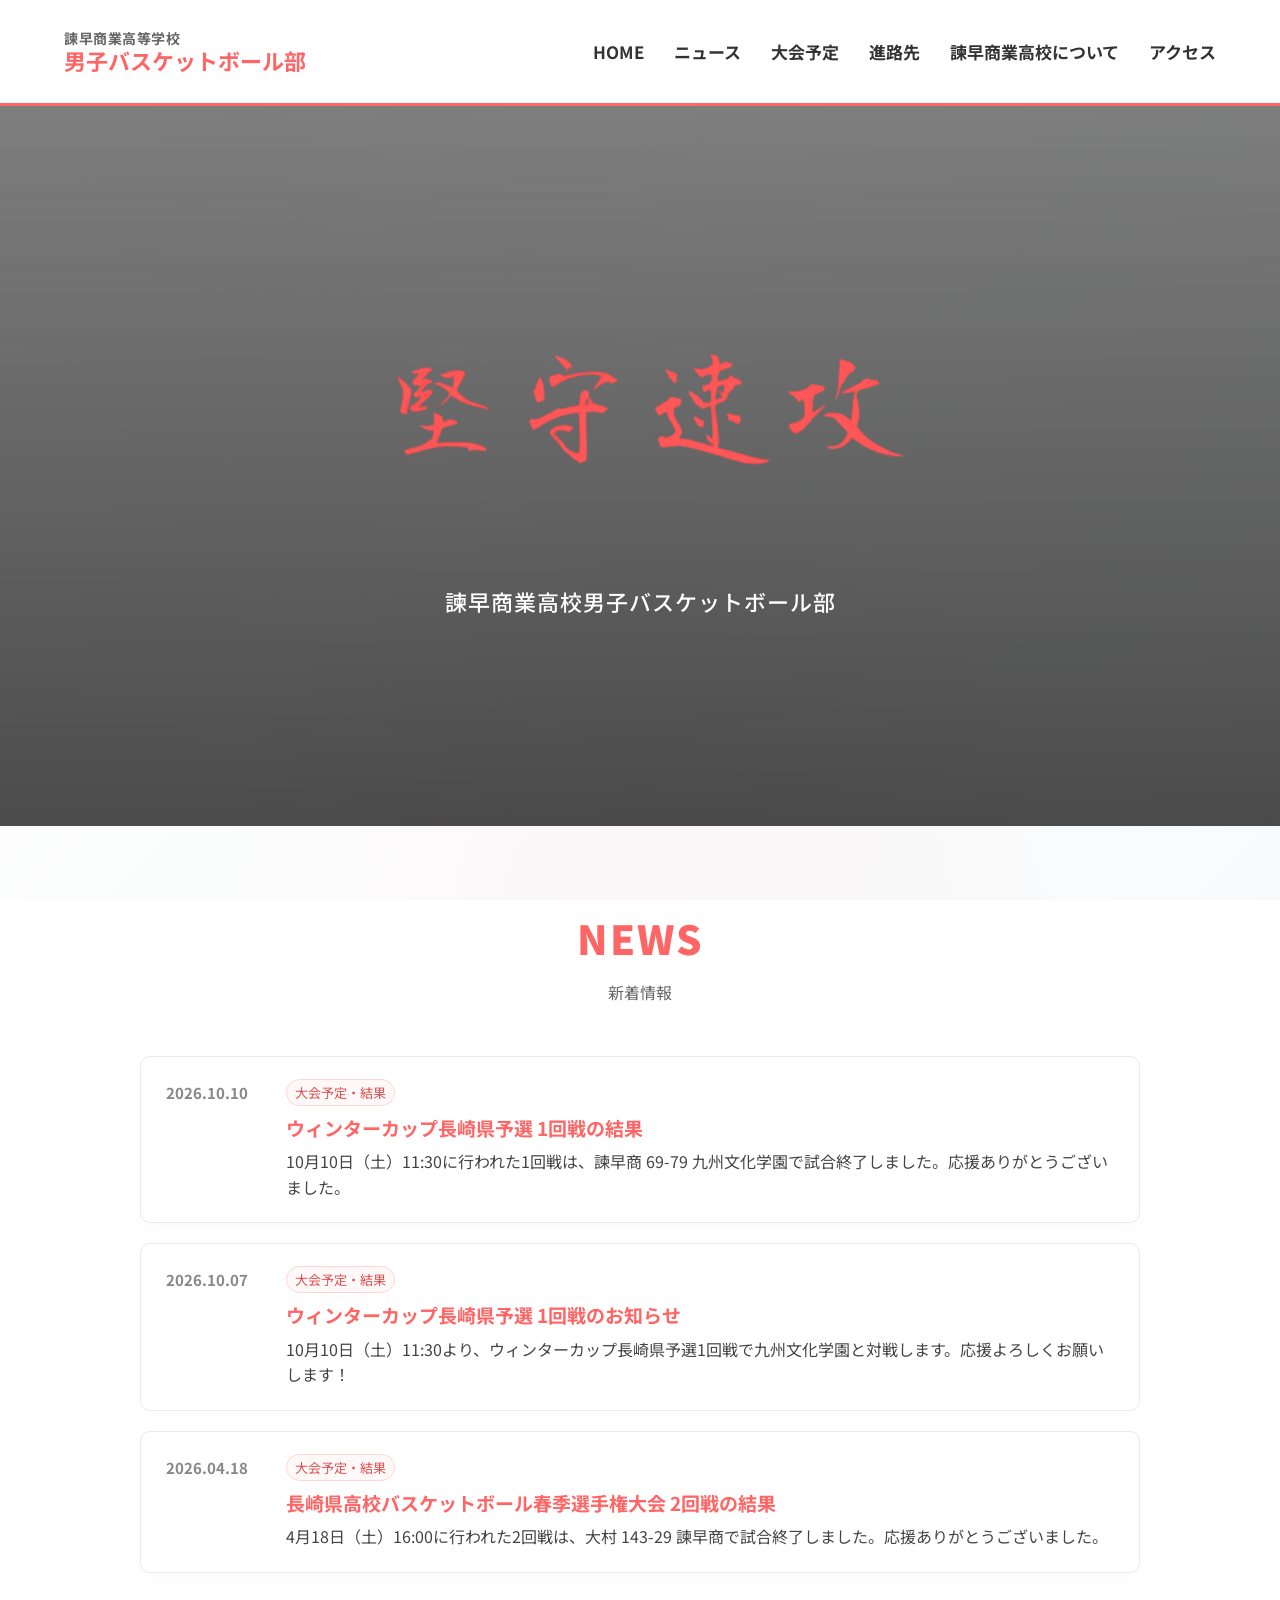
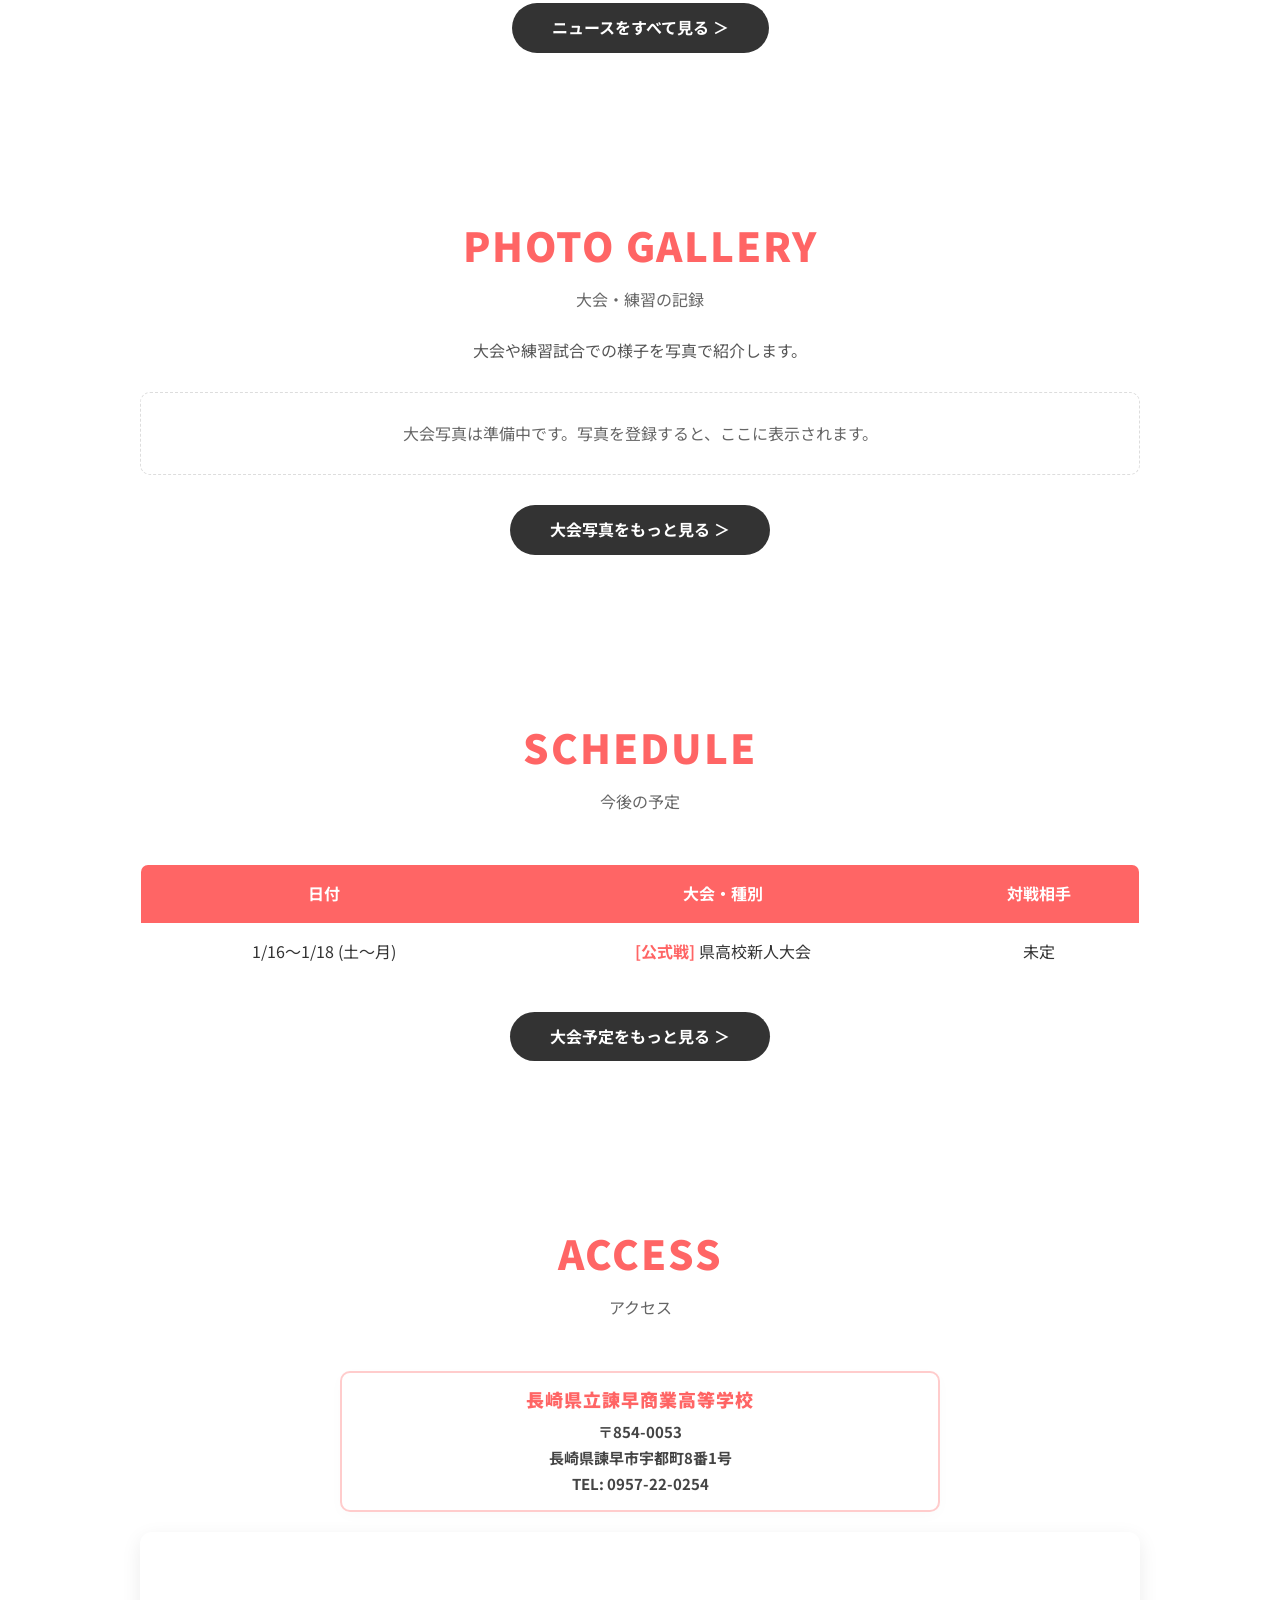
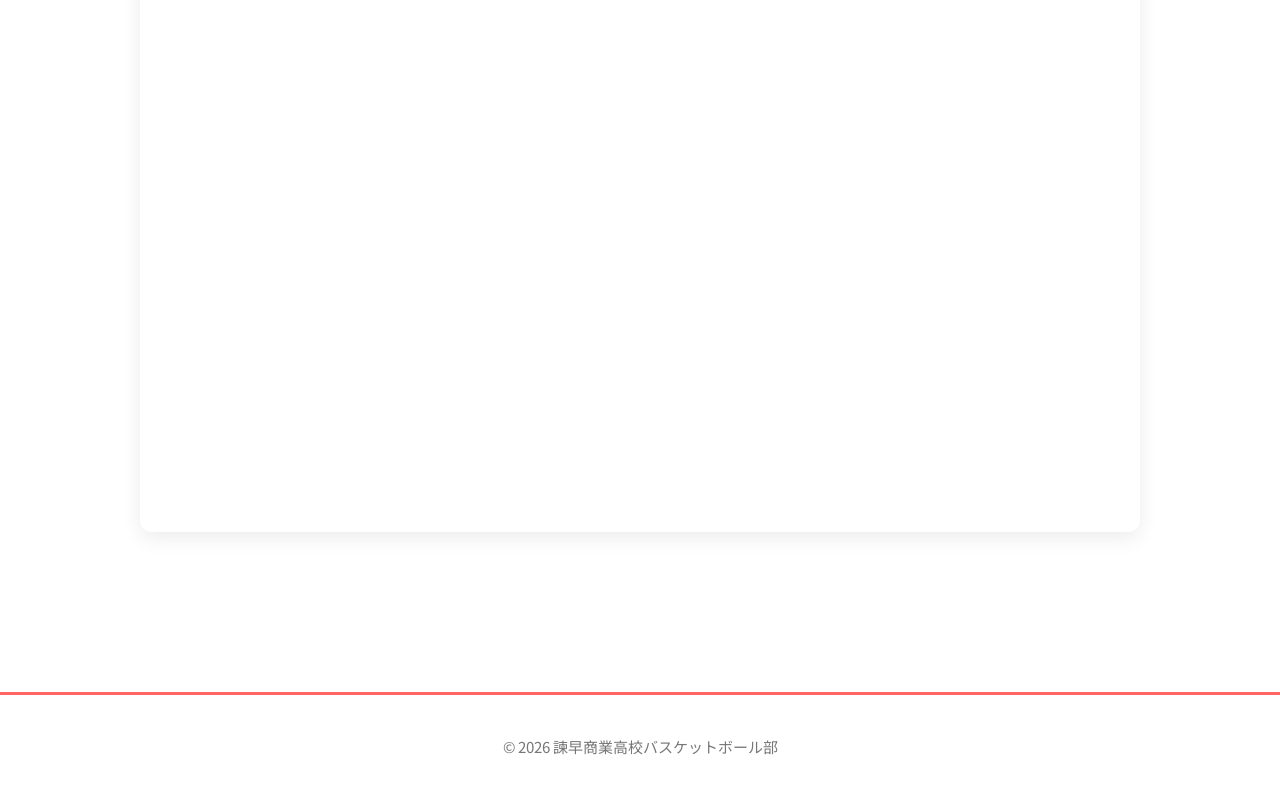
<file: index.html>
<!DOCTYPE html>
<html lang="ja">
<head>
  <meta charset="UTF-8" />
  <meta name="viewport" content="width=device-width, initial-scale=1.0"/>

  <title>長崎県立諫早商業高校バスケットボール部【公式サイト】</title>

  <meta name="description" content="長崎県立諫早商業高等学校バスケットボール部の公式サイトです。チームの活動紹介、試合結果、練習日程、新入部員・体験入部案内などを発信しています。">

  <link rel="canonical" href="https://kanshobaske.github.io/">

  <meta property="og:title" content="長崎県立諫早商業高校バスケットボール部【公式サイト】">
  <meta property="og:description" content="諫早商業高校バスケットボール部の活動情報、試合結果、チーム紹介などを発信中！">
  <meta property="og:url" content="https://kanshobaske.github.io/">
  <meta property="og:site_name" content="諫早商業高校バスケットボール部">
  <meta property="og:type" content="website">
  <!-- <meta property="og:image" content="https://kanshobaske.github.io/images/ogp.jpg"> -->
  <meta name="twitter:card" content="summary_large_image">

  <link rel="preconnect" href="https://fonts.googleapis.com">
  <link rel="preconnect" href="https://fonts.gstatic.com" crossorigin>
  <link href="https://fonts.googleapis.com/css2?family=Noto+Sans+JP:wght@700;900&display=swap" rel="stylesheet">

  <link rel="stylesheet" href="style.css">
  <link rel="stylesheet" href="news-gallery.css">
</head>
<body>

<!-- ホーム：新着ニュース、大会写真、今後の予定、学校へのアクセスをまとめています。 -->

  <!-- 共通ヘッダー：サイト名のロゴと各ページへのリンクです。 -->
  <header>
    <a href="index.html" class="logo-link" aria-label="ホームへ戻る">
      <div class="logo">
        <span class="school-name">諫早商業高等学校</span>
        <span class="club-name">男子バスケットボール部</span>
      </div>
    </a>
    
    <nav>
      <a href="index.html">HOME</a>
      <a href="news.html">ニュース</a>
      <a href="basketballschedule.html">大会予定</a>
      <a href="sinrosaki.html">進路先</a>
      <a href="isahayashougyounituite.html">諫早商業高校について</a>
      <a href="#access">アクセス</a>
    </nav>
  </header>

<!-- メインビジュアル：部活動名とチームロゴを表示します。 -->
<section class="hero">
    <div class="hero-content">
      <h1><img src="img/kenshu.png" alt="堅守速攻" class="hero-logo"></h1>
      <div class="hero-text">
        <p>諫早商業高校男子バスケットボール部</p>
      </div>
    </div>
</section>

<!-- 新着ニュース：news-data.js の最新3件を表示します。 -->
<section aria-labelledby="news-heading">
  <h2 class="section-title" id="news-heading">NEWS</h2>
  <p class="sub-title">新着情報</p>
  <div class="news-container" id="top-news-list" aria-live="polite">
    <p class="loading-message">ニュースを読み込んでいます…</p>
  </div>
  <div class="more-link-wrap">
    <a href="news.html" class="more-btn">ニュースをすべて見る ＞</a>
  </div>
</section>

<!-- 写真プレビュー：gallery-data.js の先頭3件を表示します。 -->
<section aria-labelledby="gallery-heading" id="photo-gallery-preview">
  <h2 class="section-title" id="gallery-heading">PHOTO GALLERY</h2>
  <p class="sub-title">大会・練習の記録</p>
  <p class="gallery-intro">大会や練習試合での様子を写真で紹介します。</p>
  <div class="gallery-grid home-gallery-grid" id="top-gallery-list" aria-live="polite">
    <p class="loading-message">写真を読み込んでいます…</p>
  </div>
  <div class="more-link-wrap">
    <a href="gallery.html" class="more-btn">大会写真をもっと見る ＞</a>
  </div>
</section>

<!-- ニュースは news-data.js の固定記事、ホームの予定表は schedule-data.js を使います。 -->
<script>document.write('<script src="news-data.js?v=' + Date.now() + '"><\/script>');</script>
<script>document.write('<script src="schedule-data.js?v=' + Date.now() + '"><\/script>');</script>
<script src="news-renderer.js?v=20261020"></script>

<!-- 写真の元データを読み込み、gallery-renderer.js で表示します。 -->
<script>document.write('<script src="gallery-data.js?v=' + Date.now() + '"><\/script>');</script>
<script src="gallery-renderer.js"></script>


<!-- 大会予定：schedule-data.js から今日以降の予定を表に表示します。 -->
<section>
    <h2 class="section-title">SCHEDULE</h2>
    <p class="sub-title">今後の予定</p>

    <div class="schedule-table-wrapper">
      <table class="schedule-table">
        <thead>
          <tr>
            <th>日付</th>
            <th>大会・種別</th>
            <th>対戦相手</th>
          </tr>
        </thead>
        <tbody id="top-schedule-list">
          </tbody>
      </table>
    </div>

    <!-- ▼▼▼ ここに「もっと見る」ボタンを追加しました ▼▼▼ -->
    <div class="more-link-wrap">
      <a href="basketballschedule.html" class="more-btn">大会予定をもっと見る ＞</a>
    </div>
    <!-- ▲▲▲▲▲▲▲▲▲▲▲▲▲▲▲▲▲▲▲▲▲▲▲▲▲▲▲▲▲▲ -->
</section>

<!-- schedule-data.js は上部で読み込み済みです。 -->
<script>
  // ホームの簡易予定表を作ります。日付が不正な項目は表示対象から除外します。
  // 今後の予定のみを表示し、データに問題があってもページ全体が停止しないようにします。
  (function () {
    const tableBody = document.getElementById("top-schedule-list");
    if (!tableBody) return;

    function showMessage(message) {
      const row = document.createElement("tr");
      const cell = document.createElement("td");
      cell.colSpan = 3;
      cell.textContent = message;
      row.appendChild(cell);
      tableBody.appendChild(row);
    }

    if (typeof scheduleData === "undefined" || !Array.isArray(scheduleData)) {
      showMessage("予定を読み込めませんでした。時間をおいて再度ご確認ください。");
      return;
    }

    const today = new Date();
    today.setHours(0, 0, 0, 0);
    const upcoming = scheduleData.filter(function (item) {
      const normalized = String(item.fullDate || "").replace(/\./g, "-");
      if (!/^\d{4}-\d{2}-\d{2}$/.test(normalized)) return false;
      const eventDate = new Date(normalized + "T00:00:00");
      return !Number.isNaN(eventDate.getTime()) && eventDate >= today;
    }).sort(function (a, b) {
      return String(b.fullDate || "").localeCompare(String(a.fullDate || ""));
    });

    if (upcoming.length === 0) {
      showMessage("現在、掲載中の今後の予定はありません。");
      return;
    }

    upcoming.forEach(function (item) {
      const row = document.createElement("tr");
      const dateCell = document.createElement("td");
      const titleCell = document.createElement("td");
      const opponentCell = document.createElement("td");
      const badge = document.createElement("span");

      dateCell.textContent = [item.date, item.dayOfWeek ? "(" + item.dayOfWeek + ")" : ""].filter(Boolean).join(" ");
      badge.className = "schedule-inline-badge " + (item.badgeType === "official-game" ? "official" : "practice");
      badge.textContent = "[" + (item.badgeName || "予定") + "]";
      titleCell.appendChild(badge);
      titleCell.appendChild(document.createTextNode(" " + (item.title || "詳細未定")));
      opponentCell.textContent = item.opponent || "未定";
      row.append(dateCell, titleCell, opponentCell);
      tableBody.appendChild(row);
    });
  })();
</script>

<!-- アクセス：学校の住所・電話番号と地図を表示します。 -->
<section id="access">
    <h2 class="section-title">ACCESS</h2>
    <p class="sub-title">アクセス</p>

    <div class="address-box">
      <h3>長崎県立諫早商業高等学校</h3>
      <p class="zip">〒854-0053</p>
      <p class="address">長崎県諫早市宇都町8番1号</p>
      <p class="tel">TEL: 0957-22-0254</p>
    </div>

    <div class="map-wrap">
      <iframe src="https://www.google.com/maps/embed?pb=!1m18!1m12!1m3!1d1675.9515657034412!2d130.0395649679837!3d32.84781639469504!2m3!1f0!2f0!3f0!3m2!1i1024!2i768!4f13.1!3m3!1m2!1s0x3540033435775e51%3A0xff0b2122ed82999e!2z6ZW35bSO55yM56uL6Kur5pep5ZWG5qWt6auY562J5a2m5qCh!5e0!3m2!1sja!2sjp!4v1784007157458!5m2!1sja!2sjp" width="1000" height="600" style="border:0;" allowfullscreen="" loading="lazy" referrerpolicy="strict-origin-when-cross-origin"></iframe>
    </div>
</section>

<footer>
    <p>© 2026 諫早商業高校バスケットボール部</p>
</footer>

</body>
</html>
</file>
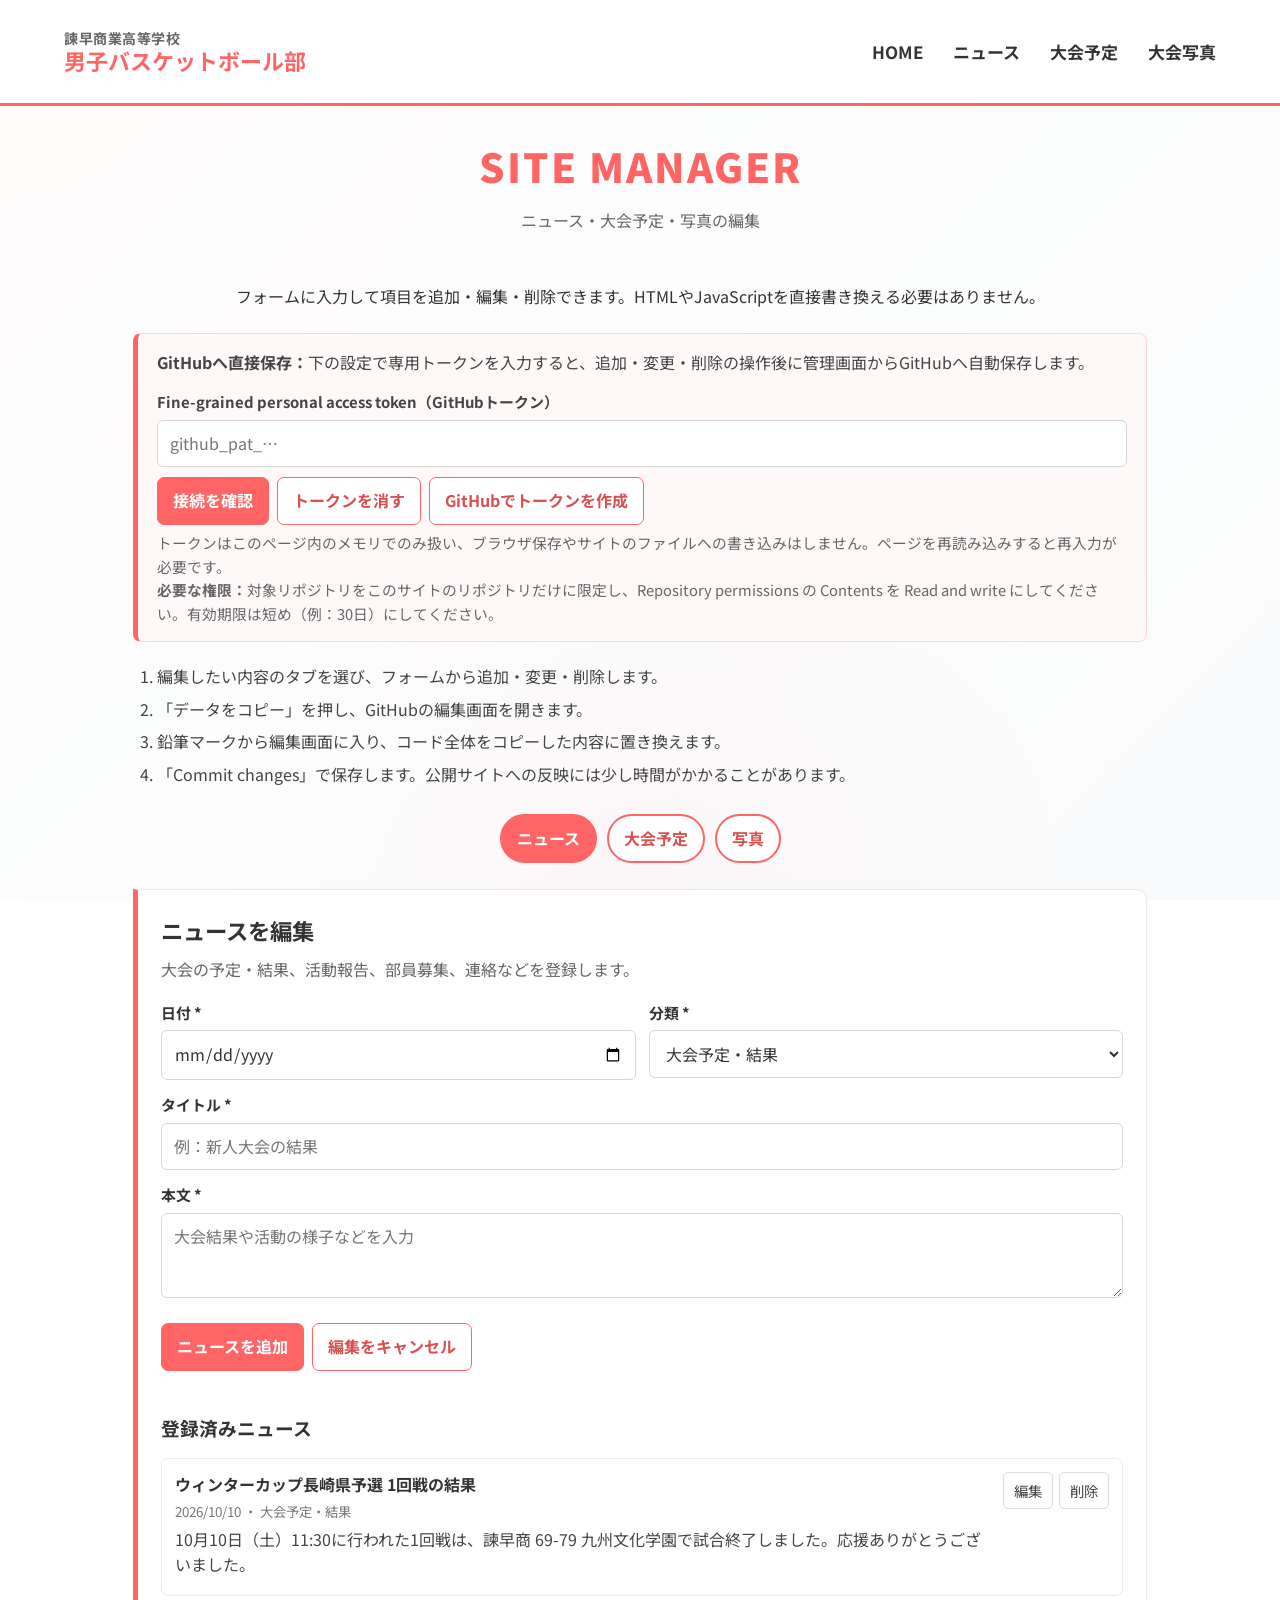
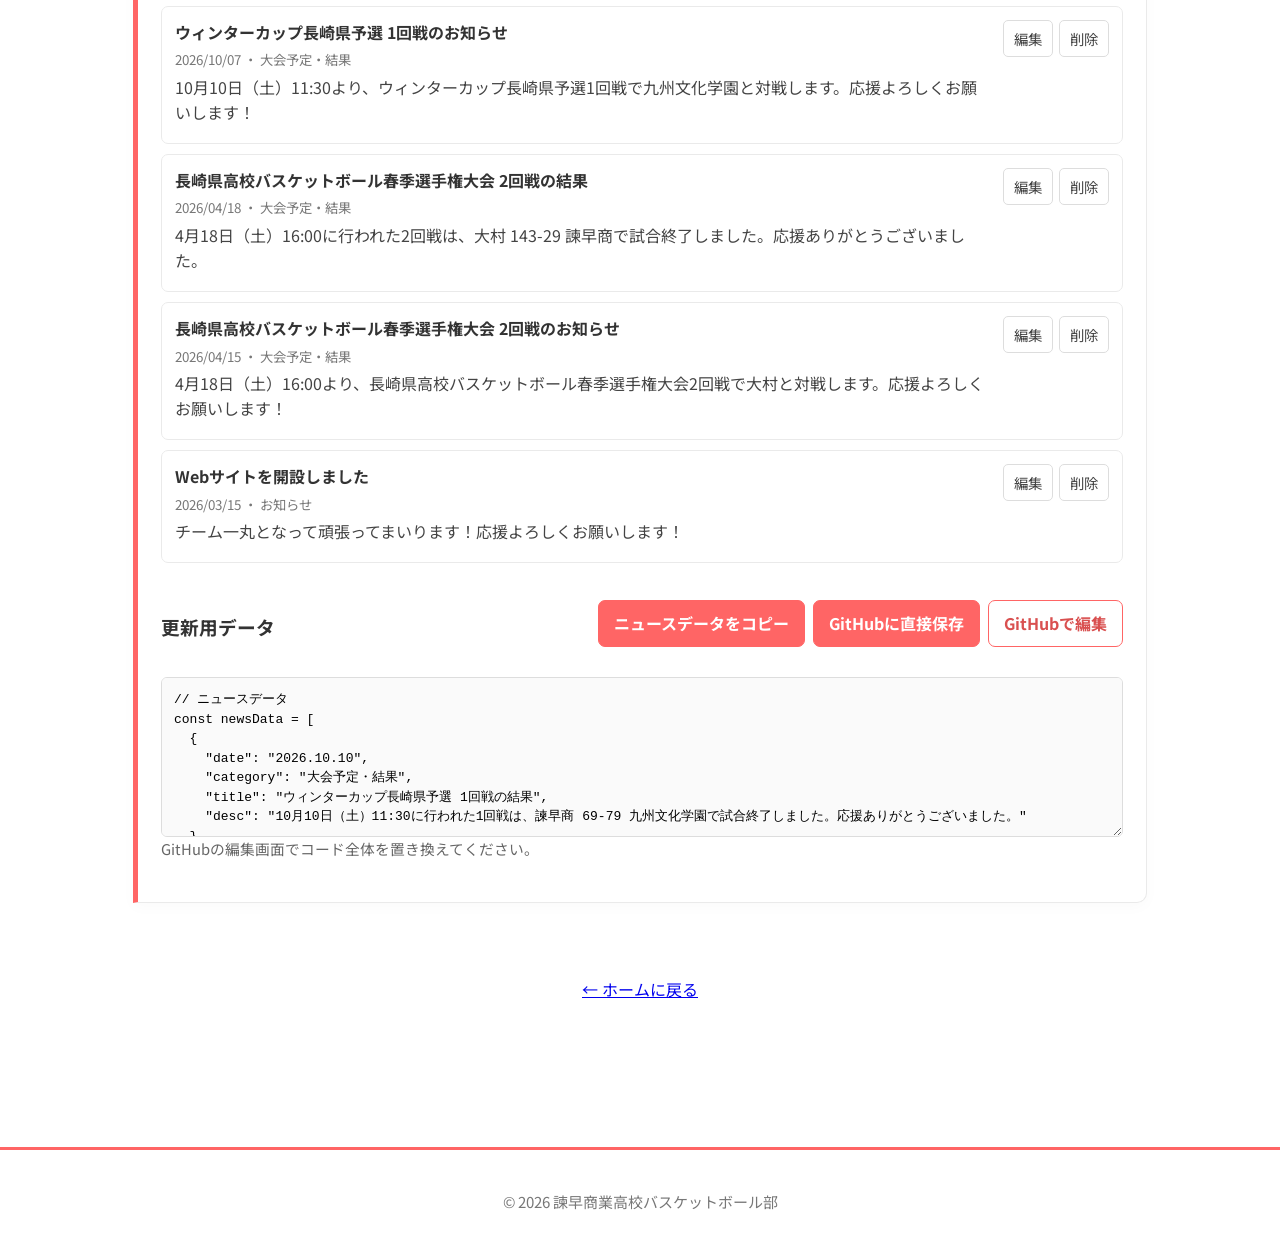
<file: admin.html>
<!doctype html>
<html lang="ja">
<head>
<meta charset="UTF-8">
<meta name="viewport" content="width=device-width, initial-scale=1">
<title>サイト管理・編集 | 諫早商業高校男子バスケットボール部</title>
<link rel="preconnect" href="https://fonts.googleapis.com">
<link rel="preconnect" href="https://fonts.gstatic.com" crossorigin>
<link href="https://fonts.googleapis.com/css2?family=Noto+Sans+JP:wght@400;500;700;900&display=swap" rel="stylesheet">
<link rel="stylesheet" href="style.css">
<!-- 管理画面専用CSS：フォーム、タブ、登録一覧、保存ボタンの見た目を整えます。 -->
<style>
main{max-width:1050px;margin:auto;padding:28px 18px 65px}.lead{max-width:850px;margin:0 auto 24px;text-align:center}
.notice{padding:16px 19px;border:1px solid #ffd6d6;border-left:5px solid #ff6565;border-radius:8px;background:#fff8f8;color:#444;margin:22px 0}
.steps{padding-left:1.5em;color:#444}.steps li{margin:7px 0}
.tabs{display:flex;justify-content:center;flex-wrap:wrap;gap:10px;margin:26px 0}
.tab,.btn{font:inherit;font-weight:700;cursor:pointer;border:1px solid #ff6565;border-radius:7px;padding:10px 15px;background:#ff6565;color:white;text-decoration:none;display:inline-flex;align-items:center;justify-content:center}
.tab{border-width:2px;border-radius:30px;background:#fff;color:#d95050}.tab.active{background:#ff6565;color:#fff}
.panel{background:#fff;border:1px solid #eaeaea;border-left:5px solid #ff6565;border-radius:0 10px 10px 0;padding:23px;margin:20px 0;box-shadow:0 4px 15px #00000006}
.panel[hidden]{display:none!important}.panel h2{font-size:1.4rem;margin-bottom:8px}.panel>p{color:#666;margin-bottom:18px}
.form{display:grid;grid-template-columns:repeat(2,minmax(0,1fr));gap:13px;margin-bottom:22px}.field{display:flex;flex-direction:column;gap:6px;min-width:0}.field.full{grid-column:1/-1}
.field label{font-size:.93rem;font-weight:700}.field input,.field select,.field textarea{width:100%;font:inherit;border:1px solid #d7d7d7;border-radius:6px;padding:10px 12px;background:white;color:#333}.field textarea{min-height:85px;resize:vertical}
.actions{display:flex;flex-wrap:wrap;align-items:center;gap:8px;margin:12px 0 20px}.btn.alt{background:white;color:#d95050}.btn.dark{background:#666;border-color:#666}
.items{display:grid;gap:10px;margin:15px 0 24px}.item{display:flex;justify-content:space-between;align-items:flex-start;gap:12px;border:1px solid #eaeaea;border-radius:7px;padding:13px}.item-body{flex:1;min-width:0;overflow-wrap:anywhere}.item-body strong{display:block}.item-body small{display:block;color:#777;margin:4px 0}.item-body p{white-space:pre-wrap;color:#444;margin:4px 0}.item-actions{display:flex;gap:6px;flex-wrap:wrap}.small{font:inherit;font-size:.9rem;cursor:pointer;border:1px solid #ddd;background:#fff;color:#444;border-radius:5px;padding:6px 10px}.empty,.help{color:#666;font-size:.92rem}.empty{text-align:center;border:1px dashed #ddd;border-radius:8px;padding:18px}
.output-head{display:flex;justify-content:space-between;align-items:center;flex-wrap:wrap;gap:10px;margin-top:25px}.output{display:block;width:100%;min-height:160px;margin-top:10px;border:1px solid #ddd;border-radius:6px;background:#fafafa;padding:12px;font:13px/1.5 Consolas,monospace;white-space:pre;overflow:auto}.status{min-height:1.5em;color:#267547;font-weight:700}.back{text-align:center;margin-top:30px}
@media(max-width:640px){main{padding:22px 12px 50px}.panel{padding:16px}.form{grid-template-columns:1fr}.field.full{grid-column:auto}.item{flex-direction:column}.item-actions{width:100%}}
</style>
</head>
<body>
<header><div class="logo"><span class="school-name">諫早商業高等学校</span><span class="club-name">男子バスケットボール部</span></div>
<nav><a href="index.html">HOME</a><a href="news.html">ニュース</a><a href="basketballschedule.html">大会予定</a><a href="gallery.html">大会写真</a></nav></header>
<main>
<h1 class="section-title">SITE MANAGER</h1><p class="sub-title">ニュース・大会予定・写真の編集</p>
<p class="lead">フォームに入力して項目を追加・編集・削除できます。HTMLやJavaScriptを直接書き換える必要はありません。</p>
<!-- 保存設定：GitHubへ直接保存する場合に限り、トークンをここで一時入力します。 -->
<div class="notice">
<strong>GitHubへ直接保存：</strong>下の設定で専用トークンを入力すると、追加・変更・削除の操作後に管理画面からGitHubへ自動保存します。
<div class="field" style="margin-top:14px">
<label for="github-token">Fine-grained personal access token（GitHubトークン）</label>
<input id="github-token" type="password" autocomplete="off" autocapitalize="off" spellcheck="false" placeholder="github_pat_…">
</div>
<div class="actions" style="margin-top:10px;margin-bottom:6px">
<button type="button" class="btn" id="test-github-token">接続を確認</button>
<button type="button" class="btn alt" id="clear-github-token">トークンを消す</button>
<a class="btn alt" href="https://github.com/settings/personal-access-tokens/new?name=Basketball%20site%20admin&description=Save%20club%20website%20content&target_name=kanshobaske&expires_in=30&contents=write" target="_blank" rel="noopener">GitHubでトークンを作成</a>
</div>
<p id="github-token-status" class="help" aria-live="polite">トークンはこのページ内のメモリでのみ扱い、ブラウザ保存やサイトのファイルへの書き込みはしません。ページを再読み込みすると再入力が必要です。</p>
<p class="help"><strong>必要な権限：</strong>対象リポジトリをこのサイトのリポジトリだけに限定し、Repository permissions の Contents を Read and write にしてください。有効期限は短め（例：30日）にしてください。</p>
</div>
<ol class="steps"><li>編集したい内容のタブを選び、フォームから追加・変更・削除します。</li><li>「データをコピー」を押し、GitHubの編集画面を開きます。</li><li>鉛筆マークから編集画面に入り、コード全体をコピーした内容に置き換えます。</li><li>「Commit changes」で保存します。公開サイトへの反映には少し時間がかかることがあります。</li></ol>
<!-- タブを切り替えて、ニュース・大会予定・写真を別々に編集します。 -->
<div class="tabs" role="tablist"><button class="tab active" data-tab="news" aria-selected="true">ニュース</button><button class="tab" data-tab="schedule" aria-selected="false">大会予定</button><button class="tab" data-tab="gallery" aria-selected="false">写真</button></div>

<!-- ニュース編集パネル：登録、変更、削除、保存用コードの確認を行います。 -->
<section class="panel" id="panel-news" role="tabpanel">
<h2>ニュースを編集</h2><p>大会の予定・結果、活動報告、部員募集、連絡などを登録します。</p>
<form id="form-news" class="form">
<div class="field"><label for="n-date">日付 *</label><input id="n-date" type="date" required></div>
<div class="field"><label for="n-category">分類 *</label><select id="n-category"><option>大会予定・結果</option><option>活動報告</option><option>部員募集</option><option>お知らせ</option><option>写真更新</option></select></div>
<div class="field full"><label for="n-title">タイトル *</label><input id="n-title" maxlength="120" required placeholder="例：新人大会の結果"></div>
<div class="field full"><label for="n-desc">本文 *</label><textarea id="n-desc" maxlength="1200" required placeholder="大会結果や活動の様子などを入力"></textarea></div>
<div class="field full"><div class="actions"><button class="btn" id="n-save" type="submit">ニュースを追加</button><button class="btn alt" id="n-cancel" type="button" hidden>編集をキャンセル</button></div></div></form>
<h3>登録済みニュース</h3><div class="items" id="n-items"></div>
<div class="output-head"><h3>更新用データ</h3><div class="actions"><button class="btn" data-copy="news">ニュースデータをコピー</button><button class="btn" type="button" data-publish="news">GitHubに直接保存</button><a class="btn alt" href="https://github.com/kanshobaske/kanshobaske.github.io/edit/main/news-data.js" target="_blank" rel="noopener">GitHubで編集</a></div></div>
<textarea class="output" id="n-output" readonly aria-label="ニュースの更新用コード"></textarea><p class="help">GitHubの編集画面でコード全体を置き換えてください。</p>
</section>

<!-- 大会予定編集パネル：開催日・試合結果などを入力します。 -->
<section class="panel" id="panel-schedule" role="tabpanel" hidden>
<h2>大会予定・試合結果を編集</h2><p>大会名、開催日、対戦相手、試合結果などを編集できます。会場など、分からない項目は空欄のままで構いません。</p>
<form id="form-s" class="form">
<div class="field"><label for="s-date">開催日 *</label><input id="s-date" type="date" required></div>
<div class="field"><label for="s-end-date">終了日（複数日大会の場合）</label><input id="s-end-date" type="date"></div>
<div class="field"><label for="s-type">種別 *</label><select id="s-type"><option value="official-game">公式戦</option><option value="practice-game">練習試合</option></select></div>
<div class="field"><label for="s-badge">表示ラベル *</label><input id="s-badge" required value="公式戦" placeholder="例：県大会"></div>
<div class="field"><label for="s-title">大会・予定名 *</label><input id="s-title" maxlength="150" required placeholder="例：新人大会"></div>
<div class="field"><label for="s-opponent">対戦相手</label><input id="s-opponent" maxlength="150" placeholder="例：九州文化学園"></div>
<div class="field"><label for="s-result">試合結果（任意）</label><input id="s-result" maxlength="180" placeholder="例：諫早商 69-79 九州文化学園"></div>
<div class="field"><label for="s-time">時間</label><input id="s-time" maxlength="100" placeholder="例：11:30"></div>
<div class="field full"><label for="s-place">会場</label><input id="s-place" maxlength="180" placeholder="例：諫早市中央体育館"></div>
<div class="field full"><label for="s-comment">コメント・補足</label><textarea id="s-comment" maxlength="1200" placeholder="組み合わせや応援へのお知らせなど"></textarea></div>
<div class="field full"><div class="actions"><button class="btn" id="s-save" type="submit">予定を追加</button><button class="btn alt" id="s-cancel" type="button" hidden>編集をキャンセル</button></div></div></form>
<h3>登録済み予定</h3><div class="items" id="s-items"></div>
<div class="output-head"><h3>更新用データ</h3><div class="actions"><button class="btn" data-copy="schedule">予定データをコピー</button><button class="btn" type="button" data-publish="schedule">GitHubに直接保存</button><a class="btn alt" href="https://github.com/kanshobaske/kanshobaske.github.io/edit/main/schedule-data.js" target="_blank" rel="noopener">GitHubで編集</a></div></div>
<textarea class="output" id="s-output" readonly aria-label="大会予定の更新用コード"></textarea><p class="help">ホームと大会予定ページの両方がこのファイルを読み込みます。</p>
</section>

<!-- 写真編集パネル：画像ファイルは先にリポジトリへ追加してから、パスを登録します。 -->
<section class="panel" id="panel-gallery" role="tabpanel" hidden>
<h2>大会写真を編集</h2><p>写真ファイル自体はGitHubの <code>img/gallery/</code> フォルダにアップロードしてから、そのパスをここに登録してください。</p>
<form id="form-g" class="form">
<div class="field full"><label for="g-src">写真のファイルパス *</label><input id="g-src" required placeholder="例：img/gallery/spring-tournament.jpg"></div>
<div class="field"><label for="g-title">写真のタイトル *</label><input id="g-title" maxlength="120" required placeholder="例：春季大会"></div>
<div class="field"><label for="g-date">撮影日・開催日</label><input id="g-date" type="date"></div>
<div class="field full"><label for="g-desc">説明</label><textarea id="g-desc" maxlength="500" placeholder="写真の内容を入力"></textarea></div>
<div class="field full"><div class="actions"><button class="btn" id="g-save" type="submit">写真情報を追加</button><button class="btn alt" id="g-cancel" type="button" hidden>編集をキャンセル</button></div></div></form>
<h3>登録済み写真</h3><div class="items" id="g-items"></div>
<div class="output-head"><h3>更新用データ</h3><div class="actions"><button class="btn" data-copy="gallery">写真データをコピー</button><button class="btn" type="button" data-publish="gallery">GitHubに直接保存</button><a class="btn alt" href="https://github.com/kanshobaske/kanshobaske.github.io/edit/main/gallery-data.js" target="_blank" rel="noopener">GitHubで編集</a></div></div>
<textarea class="output" id="g-output" readonly aria-label="写真情報の更新用コード"></textarea><p class="help">部員の顔が写った写真は学校のルールや本人・保護者の許可を確認してから公開してください。</p>
</section>
<p class="status" id="status" aria-live="polite"></p><p class="back"><a class="inline-link" href="index.html">← ホームに戻る</a></p>
</main>
<footer><p>© 2026 諫早商業高校バスケットボール部</p></footer>
<!-- 各データファイルを読み込んで、フォームと登録一覧の初期値に使います。 -->
<script>document.write('<script src="news-data.js?v=' + Date.now() + '"><\/script>');</script><script>document.write('<script src="schedule-data.js?v=' + Date.now() + '"><\/script>');</script><script>document.write('<script src="gallery-data.js?v=' + Date.now() + '"><\/script>');</script>
<script>
(function(){
"use strict";
let news=newsData.map(x=>({...x})), schedules=scheduleData.map(x=>({...x})), photos=galleryData.map(x=>({...x}));
let editN=null,editS=null,editG=null;
const $=id=>document.getElementById(id), status=$("status");
const dot=v=>String(v||"").replace(/-/g,"."), inputDate=v=>String(v||"").replace(/\./g,"-").slice(0,10), display=v=>String(v||"").replace(/\./g,"/");
const say=t=>status.textContent=t;
const node=(tag,cls,txt)=>{const n=document.createElement(tag);if(cls)n.className=cls;if(txt!==undefined)n.textContent=txt;return n;};
// 登録内容を、GitHubへ保存できるJavaScriptコードに整形します。
function output(name,items,comment){return "// "+comment+"\nconst "+name+" = "+JSON.stringify(items,null,2)+";\n";}
// コピー欄と直接保存欄を最新の入力データに更新します。
function refreshOutputs(){
$("n-output").value=output("newsData",news.slice().sort((a,b)=>inputDate(b.date).localeCompare(inputDate(a.date))),"ニュースデータ");
$("s-output").value=output("scheduleData",schedules.slice().sort((a,b)=>inputDate(b.fullDate).localeCompare(inputDate(a.fullDate))),"大会予定データ");
$("g-output").value=output("galleryData",photos,"大会写真データ");
}
// 登録済みの1件を一覧表示し、編集・削除ボタンを付けます。
function itemRow(container,title,meta,desc,index,onEdit,onDelete){
const row=node("div","item"),body=node("div","item-body"),actions=node("div","item-actions");
body.append(node("strong","",title||"（タイトルなし）"));if(meta)body.append(node("small","",meta));if(desc)body.append(node("p","",desc));
const edit=node("button","small","編集");edit.type="button";edit.onclick=()=>onEdit(index);
const del=node("button","small","削除");del.type="button";del.onclick=()=>onDelete(index);
actions.append(edit,del);row.append(body,actions);container.append(row);
}
// 登録一覧を空にしてから、データを1件ずつ画面へ描画します。
function fillList(id,arr,make){
const box=$(id);box.replaceChildren();if(!arr.length){box.append(node("p","empty","登録項目はありません。上のフォームから追加してください。"));return;}arr.forEach((x,i)=>make(box,x,i));
}
// ニュースフォームを初期状態に戻し、新規追加モードにします。
function resetN(){ $("form-news").reset();$("n-category").value="お知らせ";editN=null;$("n-save").textContent="ニュースを追加";$("n-cancel").hidden=true;}
// ニュースを登録一覧に反映し、保存用データも更新します。
function renderN(){
news.sort((a,b)=>inputDate(b.date).localeCompare(inputDate(a.date)));
fillList("n-items",news,(box,x,i)=>itemRow(box,x.title,display(x.date)+" ・ "+(x.category||"お知らせ"),x.desc,i,index=>{const v=news[index];$("n-date").value=inputDate(v.date);$("n-category").value=v.category||"お知らせ";$("n-title").value=v.title;$("n-desc").value=v.desc;editN=index;$("n-save").textContent="変更を保存";$("n-cancel").hidden=false;$("form-news").scrollIntoView({behavior:"smooth"});},index=>{if(confirm("このニュースを削除しますか？")){news.splice(index,1);resetN();renderN();if(tokenValue()) publishDirect("news"); else say("ニュースを管理画面から削除しました。公開サイトにも反映するには、GitHubトークンを設定して直接保存してください。");}}));
refreshOutputs();
}
$("form-news").onsubmit=e=>{e.preventDefault();const item={date:dot($("n-date").value),category:$("n-category").value,title:$("n-title").value.trim(),desc:$("n-desc").value.trim()};if(!item.date||!item.title||!item.desc){say("日付・タイトル・本文を入力してください。");return;}if(editN===null)news.push(item);else news[editN]=item;news.sort((a,b)=>inputDate(b.date).localeCompare(inputDate(a.date)));resetN();renderN();if(tokenValue()) publishDirect("news"); else say("ニュースを編集しました。公開サイトに反映するには、GitHubトークンを設定して直接保存してください。");};
$("n-cancel").onclick=resetN;

// 大会予定フォームを初期状態に戻します。
// 大会予定フォームを初期状態に戻します。終了日もここでクリアされます。
function resetS(){$("form-s").reset();$("s-type").value="official-game";$("s-badge").value="公式戦";editS=null;$("s-save").textContent="予定を追加";$("s-cancel").hidden=true;}
$("s-type").onchange=()=>{if(editS===null)$("s-badge").value=$("s-type").value==="official-game"?"公式戦":"練習試合";};
// 大会予定一覧に対戦相手・スコアなどを表示し、編集ボタンへ値を戻します。
function renderS(){
schedules.sort((a,b)=>inputDate(b.fullDate).localeCompare(inputDate(a.fullDate)));
fillList("s-items",schedules,(box,x,i)=>itemRow(box,x.title,display(x.fullDate)+(x.endDate?"〜"+display(x.endDate):"")+" ・ "+(x.badgeName||"予定")+(x.time?" ・ "+x.time:""),[x.opponent?"対戦相手："+x.opponent:"",x.result?"試合結果："+x.result:"",x.place?"会場："+x.place:"",x.comment||""].filter(Boolean).join("\n"),i,index=>{const v=schedules[index];$("s-date").value=inputDate(v.fullDate);$("s-end-date").value=inputDate(v.endDate||"");$("s-type").value=v.badgeType||"official-game";$("s-badge").value=v.badgeName||"";$("s-title").value=v.title||"";$("s-opponent").value=v.opponent||"";$("s-result").value=v.result||"";$("s-time").value=v.time||"";$("s-place").value=v.place||"";$("s-comment").value=v.comment||"";editS=index;$("s-save").textContent="変更を保存";$("s-cancel").hidden=false;$("form-s").scrollIntoView({behavior:"smooth"});},index=>{if(confirm("この予定を削除しますか？")){schedules.splice(index,1);resetS();renderS();if(tokenValue()) publishDirect("schedule"); else say("予定を管理画面から削除しました。公開サイトにも反映するには、GitHubトークンを設定して直接保存してください。");}}));
refreshOutputs();
}
// 入力された予定を日付形式に統一し、終了日がある場合は開始日より前にならないよう確認します。
$("form-s").onsubmit=e=>{
e.preventDefault();
const raw=$("s-date").value,endRaw=$("s-end-date").value,d=new Date(raw+"T12:00:00"),endD=endRaw?new Date(endRaw+"T12:00:00"):null;
if(!raw||Number.isNaN(d.getTime())){say("開催日を入力してください。");return;}
if(endRaw&&(!endD||Number.isNaN(endD.getTime())||endRaw<raw)){say("終了日は開催日と同じ日か、それより後の日付を選択してください。");return;}
const weekdays=["日","月","火","水","木","金","土"];
const item={
date:(d.getMonth()+1)+"/"+d.getDate()+(endD?"〜"+(endD.getMonth()+1)+"/"+endD.getDate():""),
fullDate:dot(raw),endDate:endRaw?dot(endRaw):"",
dayOfWeek:weekdays[d.getDay()]+(endD?"〜"+weekdays[endD.getDay()]:""),
badgeType:$("s-type").value,badgeName:$("s-badge").value.trim(),
title:$("s-title").value.trim(),opponent:$("s-opponent").value.trim()||"未定",
result:$("s-result").value.trim(),time:$("s-time").value.trim(),
place:$("s-place").value.trim(),comment:$("s-comment").value.trim()
};
if(!item.badgeName||!item.title){say("表示ラベルと大会・予定名を入力してください。");return;}
if(editS===null)schedules.push(item);else schedules[editS]=item;
schedules.sort((a,b)=>inputDate(b.fullDate).localeCompare(inputDate(a.fullDate)));
resetS();renderS();
if(tokenValue())publishDirect("schedule");
else say("大会予定を編集しました。公開サイトへ反映するには、更新用データをGitHubに保存してください。");
};
$("s-cancel").onclick=resetS;

// 写真フォームを初期状態に戻します。
function resetG(){$("form-g").reset();editG=null;$("g-save").textContent="写真情報を追加";$("g-cancel").hidden=true;}
// 写真の登録一覧を描画し、ファイルパスや説明を編集できるようにします。
function renderG(){
fillList("g-items",photos,(box,x,i)=>itemRow(box,x.title,(x.src||"")+(x.date?" ・ "+display(x.date):""),x.description,i,index=>{const v=photos[index];$("g-src").value=v.src||"";$("g-title").value=v.title||"";$("g-date").value=inputDate(v.date);$("g-desc").value=v.description||"";editG=index;$("g-save").textContent="変更を保存";$("g-cancel").hidden=false;$("form-g").scrollIntoView({behavior:"smooth"});},index=>{if(confirm("写真情報を削除しますか？写真ファイル自体はGitHubから別途削除してください。")){photos.splice(index,1);resetG();renderG();if(tokenValue()) publishDirect("gallery"); else say("写真情報を管理画面から削除しました。公開サイトにも反映するには、GitHubトークンを設定して直接保存してください。");}}));
refreshOutputs();
}
$("form-g").onsubmit=e=>{e.preventDefault();const item={src:$("g-src").value.trim(),title:$("g-title").value.trim(),date:$("g-date").value?dot($("g-date").value):"",description:$("g-desc").value.trim()};if(!item.src||!item.title){say("ファイルパスと写真タイトルを入力してください。");return;}if(editG===null)photos.push(item);else photos[editG]=item;resetG();renderG();if(tokenValue()) publishDirect("gallery"); else say("写真情報を編集しました。公開サイトに反映するにはGitHubトークンを設定して直接保存してください。写真ファイルもGitHubに追加されているか確認してください。");};
$("g-cancel").onclick=resetG;

// タブを押したら対応する編集パネルだけを表示します。
document.querySelectorAll(".tab").forEach(tab=>tab.onclick=()=>{document.querySelectorAll(".tab").forEach(t=>{t.classList.toggle("active",t===tab);t.setAttribute("aria-selected",String(t===tab));});["news","schedule","gallery"].forEach(name=>{$("panel-"+name).hidden=name!==tab.dataset.tab;});say("");});
// 保存用コードをクリップボードへコピーします。
async function copy(type){
const ids={news:"n-output",schedule:"s-output",gallery:"g-output"},files={news:"news-data.js",schedule:"schedule-data.js",gallery:"gallery-data.js"};
refreshOutputs();const text=$(ids[type]).value;
try{await navigator.clipboard.writeText(text);say(files[type]+" のコードをコピーしました。GitHubで編集して貼り付けてください。");}
catch(e){$(ids[type]).focus();$(ids[type]).select();say("コード欄を選択しました。Ctrl+Cでコピーしてください。");}
}
// GitHub保存先はこのサイトのリポジトリと main ブランチに固定しています。
const repositoryOwner="kanshobaske";
const repositoryName="kanshobaske.github.io";
const branchName="main";
const publishTargets={
 news:{path:"news-data.js",output:"n-output",label:"ニュース"},
 schedule:{path:"schedule-data.js",output:"s-output",label:"大会予定"},
 gallery:{path:"gallery-data.js",output:"g-output",label:"大会写真"}
};
function tokenValue(){return $("github-token").value.trim();}
// GitHub APIへアクセスし、トークンの権限や保存時のエラーを確認します。
async function githubApi(path,options){
 const token=tokenValue();
 if(!token) throw new Error("GitHubトークンを入力してください。");
 const response=await fetch("https://api.github.com/repos/"+repositoryOwner+"/"+repositoryName+"/contents/"+path,{
  method:options&&options.method?options.method:"GET",
  headers:{
   "Accept":"application/vnd.github+json",
   "Authorization":"Bearer "+token,
   "X-GitHub-Api-Version":"2022-11-28",
   "Content-Type":"application/json"
  },
  body:options&&options.body?JSON.stringify(options.body):undefined
 });
 let data={};
 try{data=await response.json();}catch(e){}
 if(!response.ok){
  if(response.status===401) throw new Error("認証に失敗しました。トークンが正しいか、有効期限が切れていないか確認してください。");
  if(response.status===403) throw new Error("保存権限がありません。対象リポジトリと Contents: Read and write の設定を確認してください。");
  if(response.status===404) throw new Error("リポジトリまたはファイルにアクセスできません。トークンの対象リポジトリ設定を確認してください。");
  if(response.status===409||response.status===422) throw new Error("GitHub側で競合が起きました。管理画面を再読み込みしてから、もう一度お試しください。");
  throw new Error(data.message||("GitHub APIエラー（"+response.status+"）"));
 }
 return data;
}
$("test-github-token").addEventListener("click",async function(){
 const button=this;
 button.disabled=true;
 $("github-token-status").textContent="GitHubへの接続を確認しています…";
 try{
  await githubApi("news-data.js");
  $("github-token-status").textContent="GitHubに接続できました。直接保存を使えます。";
  say("接続を確認しました。各項目の「GitHubに直接保存」を押すと変更が公開用リポジトリに保存されます。");
 }catch(error){
  $("github-token-status").textContent=error.message;
  say("接続を確認できませんでした。トークンと権限を確認してください。");
 }finally{button.disabled=false;}
});
$("clear-github-token").addEventListener("click",function(){
 $("github-token").value="";
 $("github-token-status").textContent="トークンを消しました。ページを閉じるときもトークンは保存されません。";
 say("管理画面からトークンを消しました。");
});
// 選択されたデータファイルをGitHubに直接保存します。トークンはファイルに保存しません。
async function publishDirect(type){
 const target=publishTargets[type];
 if(!target)return;
 if(!tokenValue()){say("最初にGitHubトークンを入力し、「接続を確認」を押してください。");$("github-token").focus();return;}
 refreshOutputs();
 const text=$(target.output).value;
 const buttons=Array.from(document.querySelectorAll("[data-publish]"));
 buttons.forEach(button=>button.disabled=true);
 say(target.label+"をGitHubに保存しています…");
 try{
  // 現在のファイルSHAを取得してから更新します。固定パス以外には書き込みません。
  const current=await githubApi(target.path);
  const result=await githubApi(target.path,{
   method:"PUT",
   body:{
    message:"Update "+target.label+" from site manager",
    content:(function(value){
      const bytes=new TextEncoder().encode(value);
      let binary="";
      for(let i=0;i<bytes.length;i++)binary+=String.fromCharCode(bytes[i]);
      return btoa(binary);
    })(text),
    sha:current.sha,
    branch:branchName
   }
  });
  say(target.label+"をGitHubに直接保存しました。コミット："+result.commit.sha.slice(0,7)+"。公開サイトに反映されるまで少し時間がかかる場合があります。");
 }catch(error){
  say("保存できませんでした："+error.message);
 }finally{buttons.forEach(button=>button.disabled=false);}
}
// 「GitHubに直接保存」ボタンを、該当データの保存処理につなぎます。
document.querySelectorAll("[data-publish]").forEach(button=>button.addEventListener("click",()=>publishDirect(button.dataset.publish)));
document.querySelectorAll("[data-copy]").forEach(b=>b.onclick=()=>copy(b.dataset.copy));
renderN();renderS();renderG();
})();
</script>
</body>
</html>
</file>
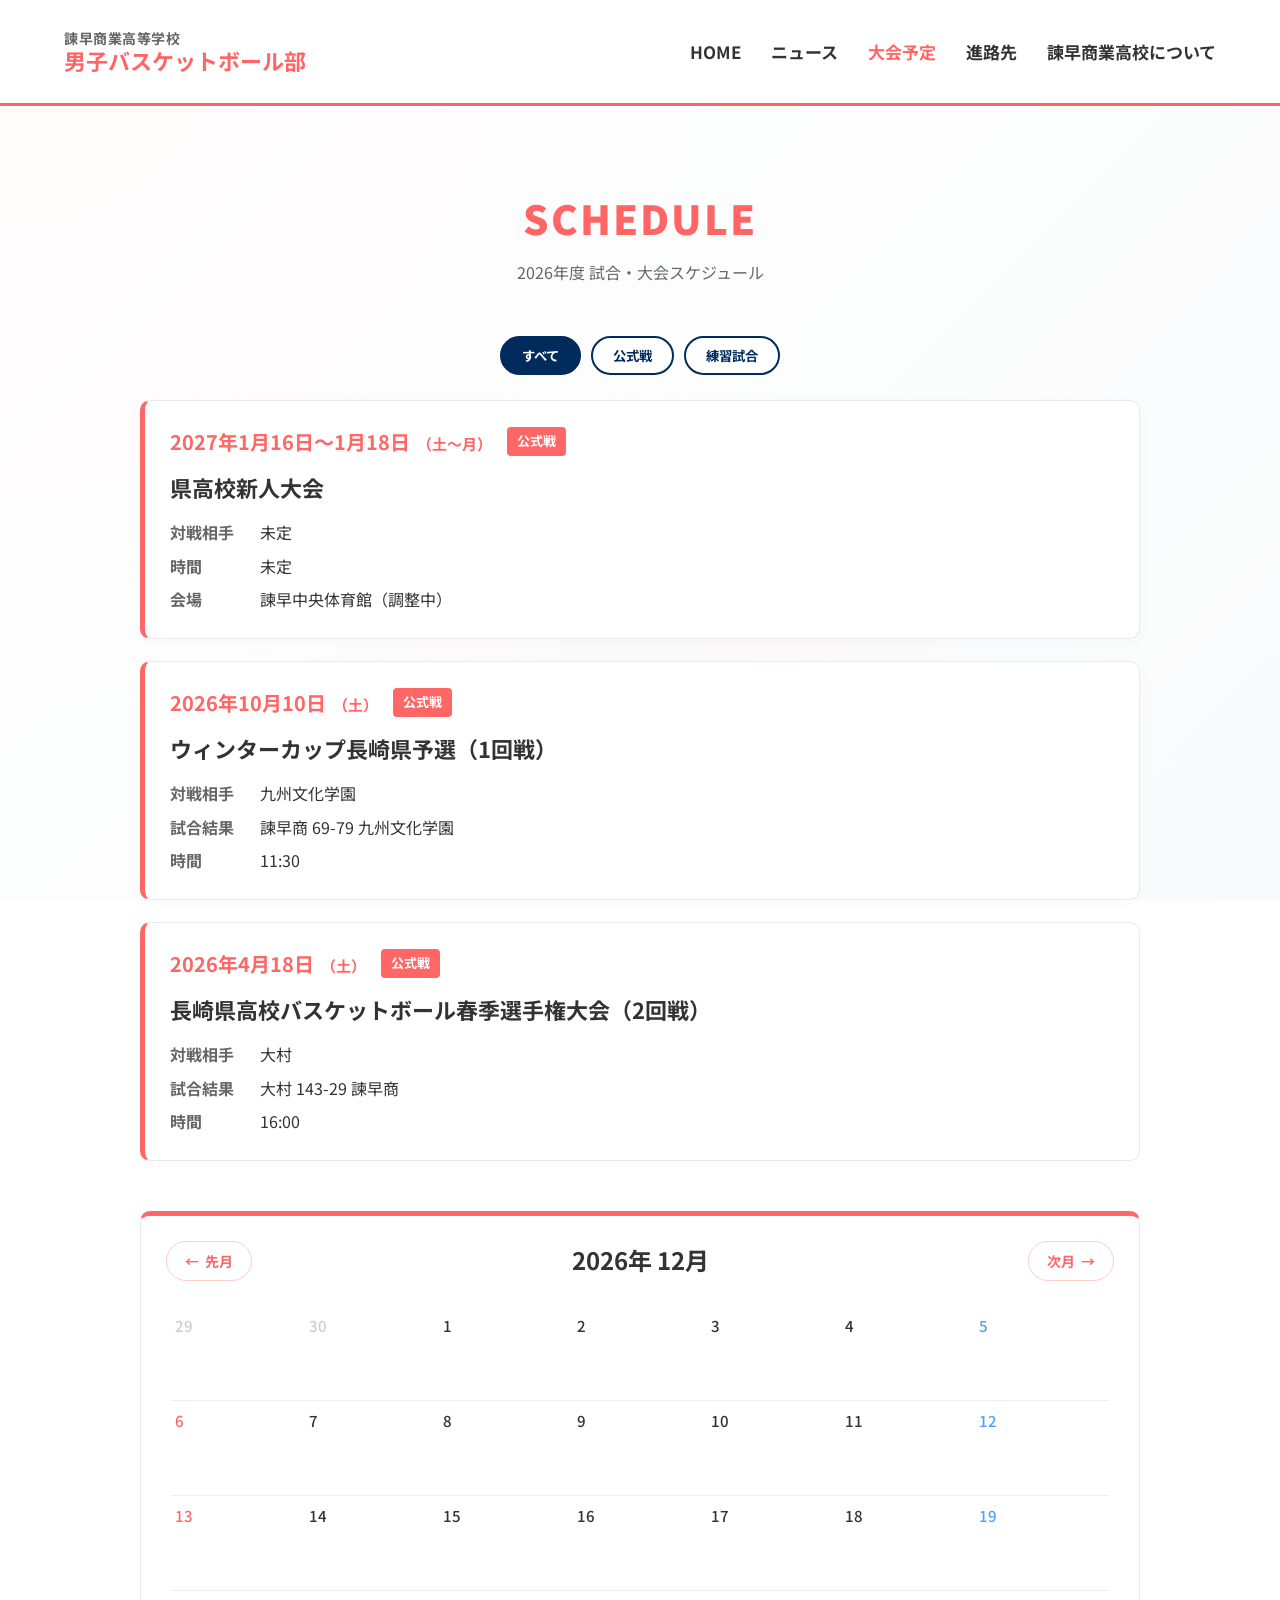
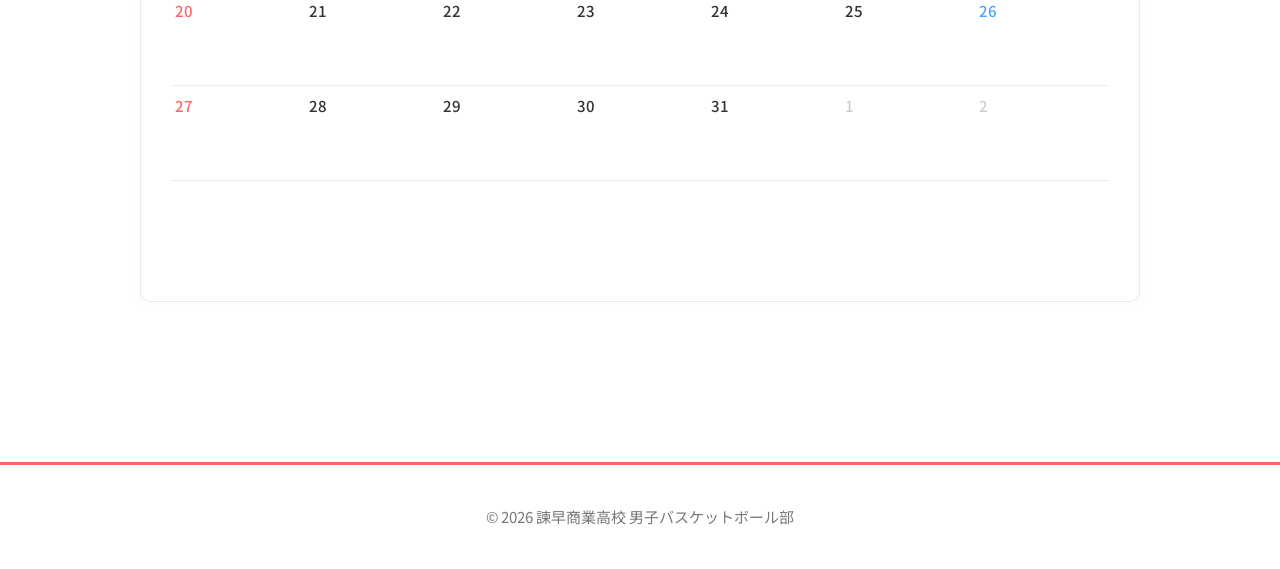
<file: basketballschedule.html>
<!DOCTYPE html>
<html lang="ja">
<head>
<meta charset="UTF-8">
<meta name="viewport" content="width=device-width, initial-scale=1.0">
<title>大会予定 - 諫早商業高校バスケットボール部</title>

<link rel="preconnect" href="https://fonts.googleapis.com">
<link rel="preconnect" href="https://fonts.gstatic.com" crossorigin>
<link href="https://fonts.googleapis.com/css2?family=Noto+Sans+JP:wght@400;500;700;900&display=swap" rel="stylesheet">

<!-- 外部CSS（バスケスケジュール.css）の読み込み設定 -->
<link rel="stylesheet" href="style.css">

<!-- フィルターおよび今日の日付マーク用のスタイル -->
<style>
.filter-container {
    display: flex;
    gap: 10px;
    margin-bottom: 25px;
    justify-content: center;
}
.filter-btn {
    padding: 8px 20px;
    border: 2px solid #002b5c;
    background: #fff;
    color: #002b5c;
    font-weight: 700;
    border-radius: 30px;
    cursor: pointer;
    transition: all 0.3s;
}
.filter-btn.active, .filter-btn:hover {
    background: #002b5c;
    color: #fff;
}
.schedule-card.filtered-out {
    display: none !important;
}

/* 今日の日付を示す赤丸。JavaScript側で、その日に登録された予定がある場合だけ .is-today を付けます。 */
.calendar-table td.is-today .day-num {
    position: relative;
    display: inline-block;
    width: 28px;
    height: 28px;
    line-height: 28px;
    text-align: center;
}
.calendar-table td.is-today .day-num::after {
    content: "";
    position: absolute;
    top: 50%;
    left: 50%;
    transform: translate(-50%, -50%);
    width: 30px;
    height: 30px;
    border: 2px solid #ff4757; /* 〇の枠線の色（赤色） */
    border-radius: 50%;
    z-index: 1;
}
</style>
</head>

<body>

<!-- ページ構成：ヘッダー、試合一覧、月別カレンダーの順で表示します。 -->

<!-- 共通ヘッダー：ロゴを押すとホームへ戻ります。 -->
<header>
<a href="index.html" class="logo-link" aria-label="ホームへ戻る">
  <div class="logo">
    <span class="school-name">諫早商業高等学校</span>
    <span class="club-name">男子バスケットボール部</span>
  </div>
</a>
<nav>
<a href="index.html">HOME</a>
<a href="news.html">ニュース</a>
<a href="basketballschedule.html" class="active-page">大会予定</a>
<a href="sinrosaki.html">進路先</a>
<a href="isahayashougyounituite.html">諫早商業高校について</a>
</nav>
</header>

<!-- 大会・試合の一覧と、日付を確認するカレンダー本体です。 -->
<main>
<section class="schedule-section">
<div class="container">

<h2 class="section-title">SCHEDULE</h2>
<p class="sub-title">2026年度 試合・大会スケジュール</p>

<!-- 絞り込みフィルターボタン -->
<div class="filter-container">
    <button class="filter-btn active" data-filter="all">すべて</button>
    <button class="filter-btn" data-filter="official">公式戦</button>
    <button class="filter-btn" data-filter="practice">練習試合</button>
</div>

<!-- スケジュールカード一覧 -->
<div class="schedule-list" id="schedule-list"><p>大会予定を読み込んでいます…</p></div><!-- /.schedule-list -->

<!-- カレンダーセクション -->
<div class="calendar-section">
    <div class="calendar-header">
        <button class="calendar-btn" id="prev-btn" aria-label="先月のカレンダーを表示"><span>←</span> 先月</button>
        <h3 class="calendar-title" id="calendar-title">----年 --月</h3>
        <button class="calendar-btn" id="next-btn" aria-label="次月のカレンダーを表示">次月 <span>→</span></button>
    </div>
    
    <div class="calendar-slider-container">
        <div class="calendar-slider-track" id="calendar-track">
            <div class="calendar-wrapper" id="cal-prev-box"></div>
            <div class="calendar-wrapper" id="cal-current-box"></div>
            <div class="calendar-wrapper" id="cal-next-box"></div>
        </div>
    </div>
</div>

</div><!-- /.container -->
</section>
</main>

<footer>
<p>&copy; 2026 諫早商業高校 男子バスケットボール部</p>
</footer>

<script>/* schedule-data.js は大会日程と試合結果の元データです。 */</script>
<script>document.write('<script src="schedule-data.js?v=' + Date.now() + '"><\/script>');</script>
<script>
// ページのHTMLが読み込まれてから、予定一覧・絞り込み・カレンダーを初期化します。
document.addEventListener("DOMContentLoaded", function () {
    // allEvents：カレンダーに表示する予定日と予定名を保存します。
    // currentFilter：一覧・カレンダーに表示する種別（すべて／公式戦／練習試合）です。
    const allEvents = {};
    let currentFilter = "all";
    const scheduleList = document.getElementById("schedule-list");

    // schedule-data.js を元に、予定カードを自動生成します。
    function makeTextElement(tag, className, value) {
        const element = document.createElement(tag);
        if (className) element.className = className;
        element.textContent = value || "";
        return element;
    }

    if (typeof scheduleData !== "undefined" && Array.isArray(scheduleData)) {
        scheduleList.replaceChildren();
        scheduleData.slice().sort(function (a, b) {
            return String(b.fullDate || "").localeCompare(String(a.fullDate || ""));
        }).forEach(function (item) {
            const normalizedDate = String(item.fullDate || "").replace(/\./g, "-");
            if (!/^\d{4}-\d{2}-\d{2}$/.test(normalizedDate)) return;

            const isOfficial = item.badgeType === "official-game";
            const type = isOfficial ? "official" : "practice";
            const title = item.title || "予定";
            const card = document.createElement("article");
            card.className = "schedule-card";
            card.id = "card-" + normalizedDate;
            card.setAttribute("data-date", normalizedDate);
            card.setAttribute("data-type", type);
            card.setAttribute("data-name", title);

            const header = document.createElement("div");
            header.className = "card-header";
            const dateLabel = document.createElement("span");
            dateLabel.className = "schedule-date";
            // 開始日と終了日を使い、複数日大会は日付の範囲で表示します。
            const dateObject = new Date(normalizedDate + "T12:00:00");
            const endNormalizedDate = String(item.endDate || "").replace(/\./g, "-");
            const endDateObject = /^\d{4}-\d{2}-\d{2}$/.test(endNormalizedDate)
                ? new Date(endNormalizedDate + "T12:00:00")
                : null;
            let dateText = dateObject.getFullYear() + "年" + (dateObject.getMonth() + 1) + "月" + dateObject.getDate() + "日";
            if (endDateObject && endDateObject >= dateObject) {
                const endText = endDateObject.getFullYear() === dateObject.getFullYear()
                    ? (endDateObject.getMonth() + 1) + "月" + endDateObject.getDate() + "日"
                    : endDateObject.getFullYear() + "年" + (endDateObject.getMonth() + 1) + "月" + endDateObject.getDate() + "日";
                dateText += "〜" + endText;
            }
            dateLabel.appendChild(document.createTextNode(dateText + " "));
            const weekdays = ["日", "月", "火", "水", "木", "金", "土"];
            const weekdayText = item.dayOfWeek || weekdays[dateObject.getDay()];
            dateLabel.appendChild(makeTextElement("span", "", "（" + weekdayText + "）"));
            const badge = makeTextElement("span", "badge " + (isOfficial ? "official-game" : "practice-game"), item.badgeName || (isOfficial ? "公式戦" : "練習試合"));
            header.append(dateLabel, badge);
            card.appendChild(header);
            card.appendChild(makeTextElement("h3", "schedule-name", title));

            const detail = document.createElement("div");
            detail.className = "schedule-detail";
            const dl = document.createElement("dl");
            [["対戦相手", item.opponent || ""], ["試合結果", item.result || ""], ["時間", item.time || ""], ["会場", item.place || ""]].forEach(function (pair) {
                if (!pair[1]) return;
                dl.appendChild(makeTextElement("dt", "", pair[0]));
                dl.appendChild(makeTextElement("dd", "", pair[1]));
            });
            detail.appendChild(dl);
            if (item.comment) detail.appendChild(makeTextElement("p", "schedule-comment", item.comment));
            card.appendChild(detail);
            scheduleList.appendChild(card);
            // カレンダーの予定ボタンを押したときに、このカードへ移動できるように開始日を保存します。
            allEvents[normalizedDate] = { type: type, name: title, gotoDate: normalizedDate };

            // 終了日が指定されている大会は、その期間内の日付すべてにカレンダーの印を表示します。
            if (endDateObject && endDateObject > dateObject) {
                const rangeDate = new Date(dateObject);
                rangeDate.setDate(rangeDate.getDate() + 1);
                while (rangeDate <= endDateObject) {
                    const rangeKey = rangeDate.getFullYear() + "-" +
                        String(rangeDate.getMonth() + 1).padStart(2, "0") + "-" +
                        String(rangeDate.getDate()).padStart(2, "0");
                    allEvents[rangeKey] = { type: type, name: title, gotoDate: normalizedDate };
                    rangeDate.setDate(rangeDate.getDate() + 1);
                }
            }
        });
        if (!scheduleList.children.length) {
            scheduleList.appendChild(makeTextElement("p", "", "登録されている大会予定はありません。"));
        }
    } else {
        scheduleList.textContent = "大会予定を読み込めませんでした。";
    }

    // 選択中の種別に合わせ、カレンダーへ渡す予定だけを取り出します。
    function getFilteredEvents() {
        if (currentFilter === "all") return allEvents;
        const filtered = {};
        Object.keys(allEvents).forEach(function (date) {
            if (allEvents[date].type === currentFilter) {
                filtered[date] = allEvents[date];
            }
        });
        return filtered;
    }

    const today = new Date();
    let currentDate = new Date(today.getFullYear(), today.getMonth(), 1);

    // フィルターボタンのクリック処理
    document.querySelectorAll(".filter-btn").forEach(btn => {
        btn.addEventListener("click", function() {
            document.querySelectorAll(".filter-btn").forEach(b => b.classList.remove("active"));
            this.classList.add("active");

            currentFilter = this.getAttribute("data-filter");

            document.querySelectorAll(".schedule-card").forEach(card => {
                const type = card.getAttribute("data-type");
                if (currentFilter === "all" || type === currentFilter) {
                    card.classList.remove("filtered-out");
                } else {
                    card.classList.add("filtered-out");
                }
            });

            setupSlider(currentDate);
        });
    });

    // カレンダー内のバッジがクリックされた時の処理
    document.addEventListener("click", function(e) {
        if (e.target.classList.contains("event-dot")) {
            const targetDate = e.target.getAttribute("data-goto");
            const targetCard = document.getElementById(`card-${targetDate}`);
            
            if (targetCard) {
                targetCard.scrollIntoView({ behavior: "smooth", block: "start" });
                targetCard.classList.add("highlight-flash");
                setTimeout(() => {
                    targetCard.classList.remove("highlight-flash");
                }, 1500);
            }
        }
    });

    // 予定名をHTMLとして誤って解釈しないようにエスケープします。
    function escapeCalendarText(value) {
        return String(value || "").replace(/&/g, "&amp;").replace(/</g, "&lt;").replace(/>/g, "&gt;").replace(/"/g, "&quot;").replace(/'/g, "&#39;");
    }

    // 単一の月テーブルのHTMLを生成する関数
    // 1か月分のカレンダーをHTML文字列に変換します。予定のない日には赤丸や試合名を付けません。
    function createCalendarHTML(year, month) {
        const firstDay = new Date(year, month, 1).getDay();
        const lastDate = new Date(year, month + 1, 0).getDate();
        const prevLastDate = new Date(year, month, 0).getDate();
        const activeEvents = getFilteredEvents();

        const tYear = today.getFullYear();
        const tMonth = today.getMonth();
        const tDate = today.getDate();

        let html = '<table class="calendar-table"><tbody>';
        let dayCount = 1;
        let nextMonthDayCount = 1;

        for (let i = 0; i < 6; i++) {
            if (dayCount > lastDate && i >= 4) break;
            html += "<tr>";

            for (let j = 0; j < 7; j++) {
                let cellClass = "";
                let printDay = "";
                let fullDateStr = "";

                if (i === 0 && j < firstDay) {
                    printDay = prevLastDate - firstDay + j + 1;
                    cellClass = "other-month";
                } else if (dayCount > lastDate) {
                    printDay = nextMonthDayCount++;
                    cellClass = "other-month";
                } else {
                    printDay = dayCount;
                    const mStr = String(month + 1).padStart(2, '0');
                    const dStr = String(dayCount).padStart(2, '0');
                    fullDateStr = `${year}-${mStr}-${dStr}`;
                    
                    // 今日の日付でも、予定が登録されていなければ赤丸を表示しません。
                    // allEvents はカレンダーの絞り込みに関係なく、全ての予定日を保持しています。
                    if (
                        year === tYear &&
                        month === tMonth &&
                        printDay === tDate &&
                        allEvents[fullDateStr]
                    ) {
                        cellClass += " is-today";
                    }
                    
                    dayCount++;
                }

                html += `<td class="${cellClass.trim()}"><span class="day-num">${printDay}</span>`;
                
                if (fullDateStr && activeEvents[fullDateStr]) {
                    const ev = activeEvents[fullDateStr];
                    // 複数日大会の場合、どの日のボタンからでも開始日の予定カードへ移動します。
                    html += `<div class="event-wrapper"><button class="event-dot ${ev.type}" data-goto="${ev.gotoDate || fullDateStr}">${escapeCalendarText(ev.name)}</button></div>`;
                }
                html += "</td>";
            }
            html += "</tr>";
        }
        html += "</tbody></table>";
        return html;
    }

    // 表示月と、その前後の月のカレンダーをセットします。
    function setupSlider(baseDate) {
        const year = baseDate.getFullYear();
        const month = baseDate.getMonth();

        document.getElementById("calendar-title").textContent = `${year}年 ${month + 1}月`;

        const prevDate = new Date(year, month - 1, 1);
        const nextDate = new Date(year, month + 1, 1);

        document.getElementById("cal-prev-box").innerHTML = createCalendarHTML(prevDate.getFullYear(), prevDate.getMonth());
        document.getElementById("cal-current-box").innerHTML = createCalendarHTML(year, month);
        document.getElementById("cal-next-box").innerHTML = createCalendarHTML(nextDate.getFullYear(), nextDate.getMonth());
    }

    setupSlider(currentDate);

    const track = document.getElementById("calendar-track");
    let isTransitioning = false;

    // 「先月」ボタン：アニメーションの後に表示月を1か月戻します。
    document.getElementById("prev-btn").addEventListener("click", function() {
        if (isTransitioning) return;
        isTransitioning = true;

        track.classList.add("is-animating");
        track.style.transform = "translateX(0%)";

        setTimeout(() => {
            currentDate.setMonth(currentDate.getMonth() - 1);
            track.classList.remove("is-animating");
            track.style.transform = "translateX(-33.3333%)";
            setupSlider(currentDate);
            isTransitioning = false;
        }, 400);
    });

    // 「次月」ボタン：アニメーションの後に表示月を1か月進めます。
    document.getElementById("next-btn").addEventListener("click", function() {
        if (isTransitioning) return;
        isTransitioning = true;

        track.classList.add("is-animating");
        track.style.transform = "translateX(-66.6666%)";

        setTimeout(() => {
            currentDate.setMonth(currentDate.getMonth() + 1);
            track.classList.remove("is-animating");
            track.style.transform = "translateX(-33.3333%)";
            setupSlider(currentDate);
            isTransitioning = false;
        }, 400);
    });

    // 表示領域に入ったカードを表示状態にして、スクロール時のアニメーションを行います。
    const targets = document.querySelectorAll(".schedule-card, .calendar-section");

    // IntersectionObserverが使えない環境でも、予定が透明なまま隠れないようにします。
    if ("IntersectionObserver" in window) {
        const observer = new IntersectionObserver((entries) => {
            entries.forEach((entry) => {
                if (entry.isIntersecting) {
                    entry.target.classList.add("is-show");
                    observer.unobserve(entry.target);
                }
            });
        }, {
            root: null,
            rootMargin: "0px 0px -10% 0px",
            threshold: 0
        });

        targets.forEach((target, index) => {
            target.style.transitionDelay = `${index * 0.25}s`;
            observer.observe(target);
        });
    } else {
        targets.forEach((target) => target.classList.add("is-show"));
    }
});
</script>

</body>
</html>
</file>
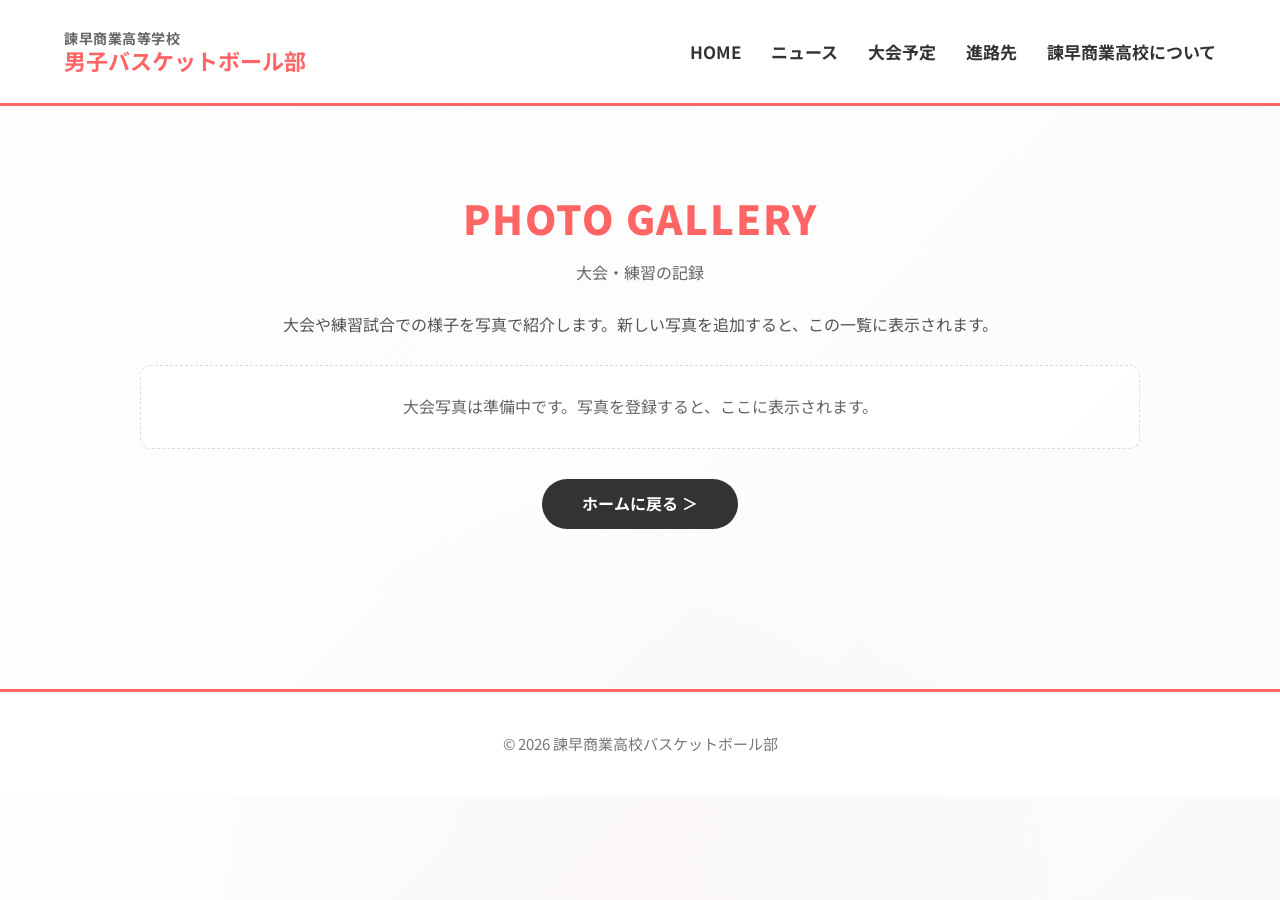
<file: gallery.html>
<!DOCTYPE html>
<html lang="ja">
<head>
  <meta charset="UTF-8">
  <meta name="viewport" content="width=device-width, initial-scale=1.0">
  <title>大会写真 | 諫早商業高校バスケットボール部</title>
  <meta name="description" content="諫早商業高校男子バスケットボール部の大会・練習試合の写真を紹介します。">
  <link rel="preconnect" href="https://fonts.googleapis.com">
  <link rel="preconnect" href="https://fonts.gstatic.com" crossorigin>
  <link href="https://fonts.googleapis.com/css2?family=Noto+Sans+JP:wght@400;500;700;900&display=swap" rel="stylesheet">
  <link rel="stylesheet" href="style.css">
  <link rel="stylesheet" href="news-gallery.css">
</head>
<body>

<!-- 大会写真ページ：gallery-data.js に登録した写真と説明文を一覧表示します。 -->
  <!-- 共通ヘッダー：ロゴ・各ページへの移動リンクです。 -->
  <header>
    <a href="index.html" class="logo-link" aria-label="ホームへ戻る">
      <div class="logo">
        <span class="school-name">諫早商業高等学校</span>
        <span class="club-name">男子バスケットボール部</span>
      </div>
    </a>
    <nav aria-label="メインナビゲーション">
      <a href="index.html">HOME</a>
      <a href="news.html">ニュース</a>
      <a href="basketballschedule.html">大会予定</a>
      <a href="sinrosaki.html">進路先</a>
      <a href="isahayashougyounituite.html">諫早商業高校について</a>
    </nav>
  </header>

  <main>
    <section aria-labelledby="gallery-heading">
      <h1 class="section-title" id="gallery-heading">PHOTO GALLERY</h1>
      <p class="sub-title">大会・練習の記録</p>
      <p class="gallery-intro">大会や練習試合での様子を写真で紹介します。新しい写真を追加すると、この一覧に表示されます。</p>
      <!-- 写真カードは gallery-renderer.js が動的に作成します。 -->
      <div class="gallery-grid" id="gallery-list" aria-live="polite">
        <p class="loading-message">写真を読み込んでいます…</p>
      </div>
      <div class="more-link-wrap">
        <a href="index.html" class="more-btn">ホームに戻る ＞</a>
      </div>
    </section>
  </main>

  <footer>
    <p>© 2026 諫早商業高校バスケットボール部</p>
  </footer>

  <!-- 写真データを読み込み、共通表示スクリプトに渡します。 -->
  <script>document.write('<script src="gallery-data.js?v=' + Date.now() + '"><\/script>');</script>
  <script src="gallery-renderer.js"></script>
</body>
</html>
</file>
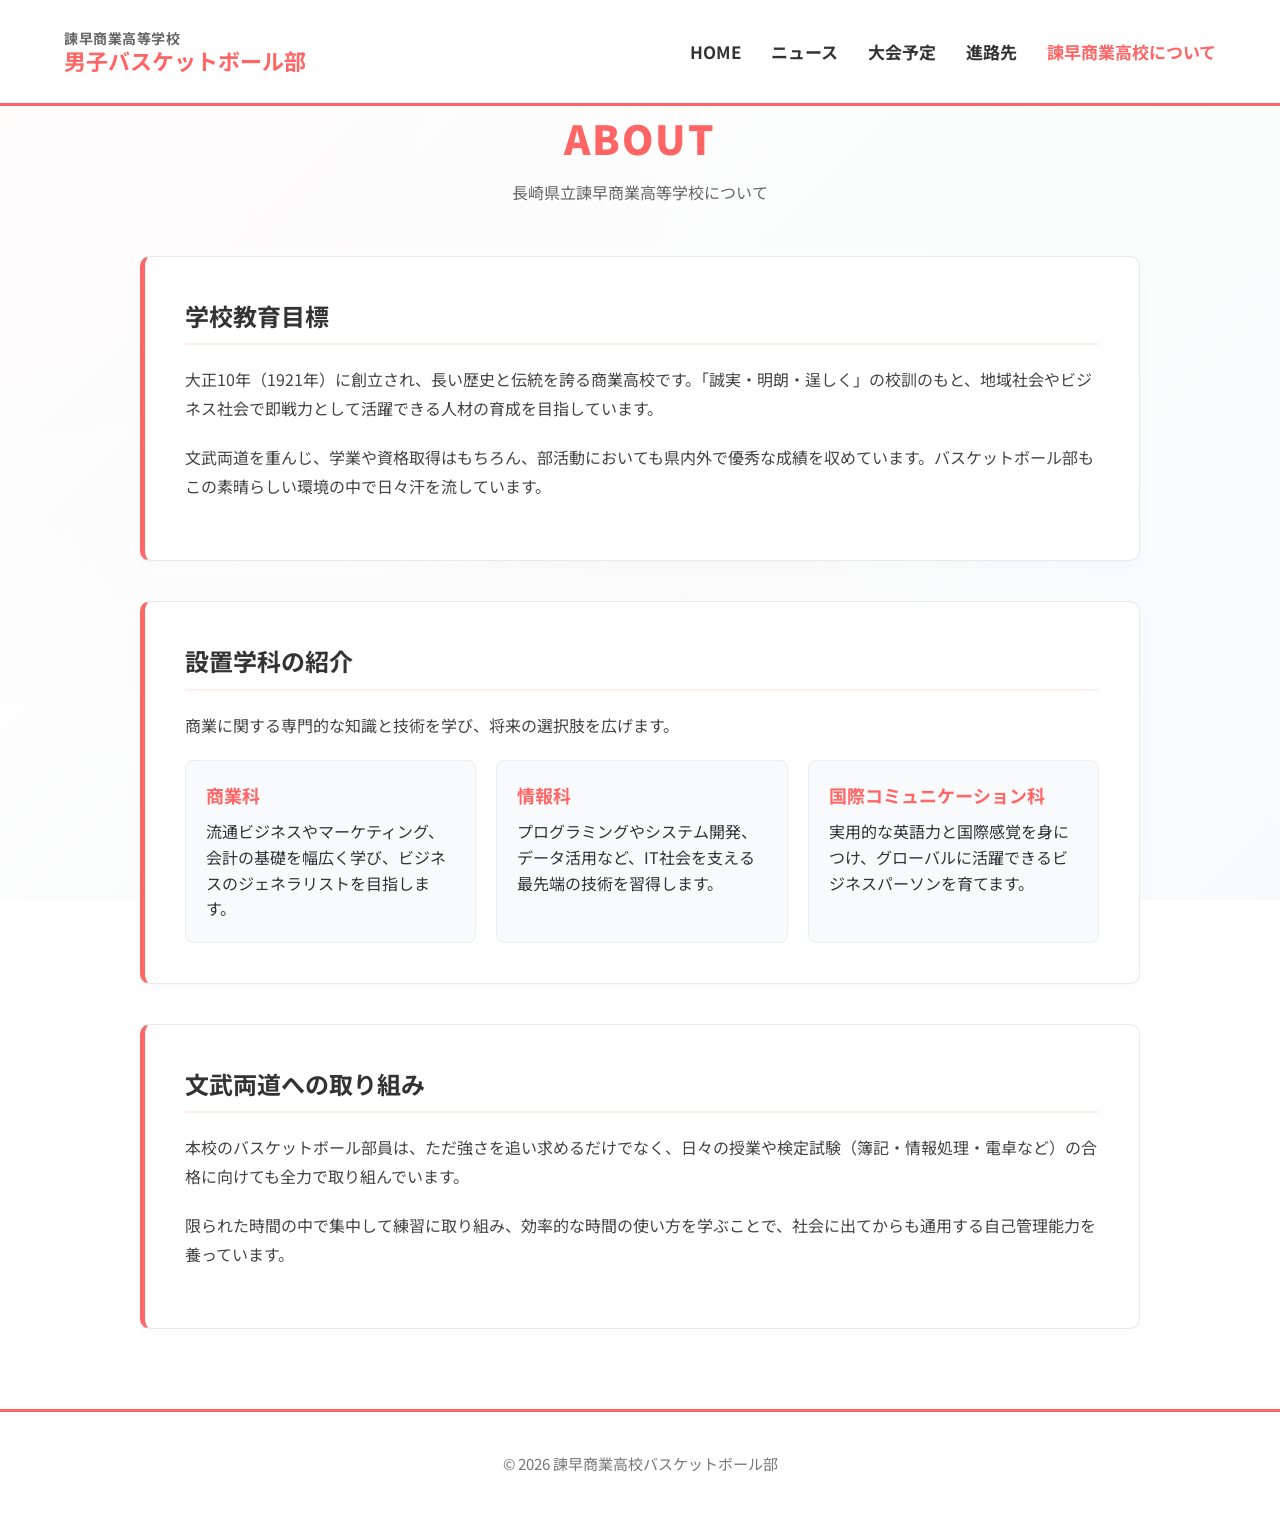
<file: isahayashougyounituite.html>
<!DOCTYPE html>
<html lang="ja">
<head>
  <meta charset="UTF-8" />
  <meta name="viewport" content="width=device-width, initial-scale=1.0"/>
  <title>諫早商業高校について - 諫早商業高校バスケットボール部</title>

  <!-- Google Fonts の読み込み -->
  <link rel="preconnect" href="https://fonts.googleapis.com">
  <link rel="preconnect" href="https://fonts.gstatic.com" crossorigin>
  <link href="https://fonts.googleapis.com/css2?family=Noto+Sans+JP:wght@700;900&display=swap" rel="stylesheet">
  
  <!-- 共通のCSSファイルを読み込む場合はここ（推奨） -->
  <!-- <link rel="stylesheet" href="style.css"> -->

  <link rel="stylesheet" href="style.css">
  
  <!-- 
    ※外部CSSを使う場合は、上の <style> タグを消して、
    提供されたCSS（全体、header、main、footer等）を外部ファイルにして読み込んでください。
  -->
</head>

<body>

<!-- 学校紹介ページ：学校教育目標、学科、部活動との両立を説明します。 -->

  <!-- ヘッダーエリア -->
  <header>
    <a href="index.html" class="logo-link" aria-label="ホームへ戻る">
      <div class="logo">
        <span class="school-name">諫早商業高等学校</span>
        <span class="club-name">男子バスケットボール部</span>
      </div>
    </a>
    
    <nav>
      <a href="index.html">HOME</a>
      <a href="news.html">ニュース</a>
      <a href="basketballschedule.html">大会予定</a>
      <a href="sinrosaki.html">進路先</a>
      <!-- このページがアクティブなのでクラスを付与 -->
      <a href="isahayashougyounituite.html" class="active-page">諫早商業高校について</a>
    </nav>
  </header>

  <!-- メインコンテンツ -->
  <main class="container">
    
    <h2 class="section-title">ABOUT</h2>
    <p class="sub-title">長崎県立諫早商業高等学校について</p>

    <!-- 学校の歴史や校訓、教育目標を説明します。 -->
    <!-- セクション1：学校概要 -->
    <section class="about-section">
      <h3>学校教育目標</h3>
      <p class="about-text">
        大正10年（1921年）に創立され、長い歴史と伝統を誇る商業高校です。「誠実・明朗・逞しく」の校訓のもと、地域社会やビジネス社会で即戦力として活躍できる人材の育成を目指しています。
      </p>
      <p class="about-text">
        文武両道を重んじ、学業や資格取得はもちろん、部活動においても県内外で優秀な成績を収めています。バスケットボール部もこの素晴らしい環境の中で日々汗を流しています。
      </p>
    </section>

    <!-- 各学科の特徴を紹介します。文章はこの部分を編集します。 -->
    <!-- セクション2：設置学科（必要に応じて書き換えてください） -->
    <section class="about-section">
      <h3>設置学科の紹介</h3>
      <p class="about-text">商業に関する専門的な知識と技術を学び、将来の選択肢を広げます。</p>
      
      <div class="grid-container">
        <div class="grid-item">
          <h4>商業科</h4>
          <p>流通ビジネスやマーケティング、会計の基礎を幅広く学び、ビジネスのジェネラリストを目指します。</p>
        </div>
        <div class="grid-item">
          <h4>情報科</h4>
          <p>プログラミングやシステム開発、データ活用など、IT社会を支える最先端の技術を習得します。</p>
        </div>
        <div class="grid-item">
          <h4>国際コミュニケーション科</h4>
          <p>実用的な英語力と国際感覚を身につけ、グローバルに活躍できるビジネスパーソンを育てます。</p>
        </div>
      </div>
    </section>

    <!-- 学習・資格取得とバスケットボール部の活動の両立を説明します。 -->
    <!-- セクション3：部活動との両立（バスケ部視点のコンテンツ） -->
    <section class="about-section">
      <h3>文武両道への取り組み</h3>
      <p class="about-text">
        本校のバスケットボール部員は、ただ強さを追い求めるだけでなく、日々の授業や検定試験（簿記・情報処理・電卓など）の合格に向けても全力で取り組んでいます。
      </p>
      <p class="about-text">
        限られた時間の中で集中して練習に取り組み、効率的な時間の使い方を学ぶことで、社会に出てからも通用する自己管理能力を養っています。
      </p>
    </section>

  </main>

  <!-- フッターエリア -->
  <footer>
    <p>© 2026 諫早商業高校バスケットボール部</p>
  </footer>

</body>
</html>
</file>
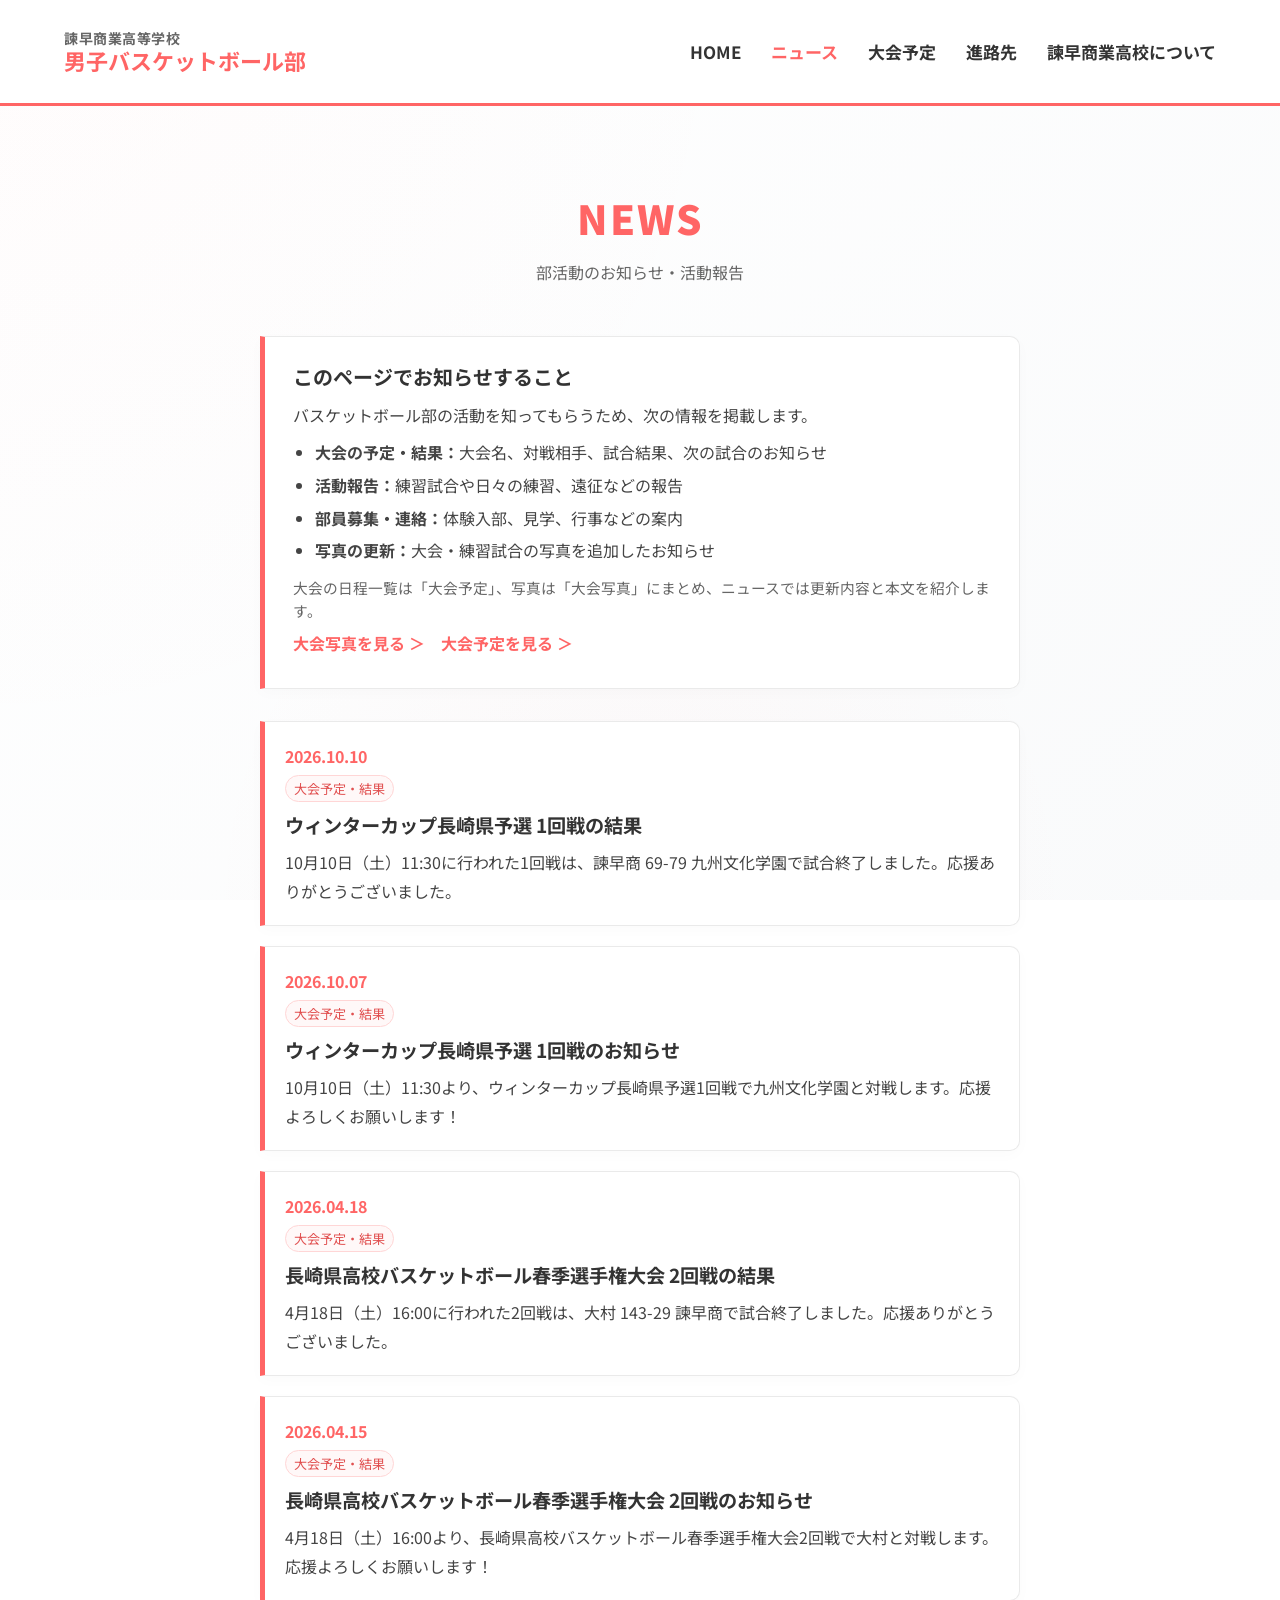
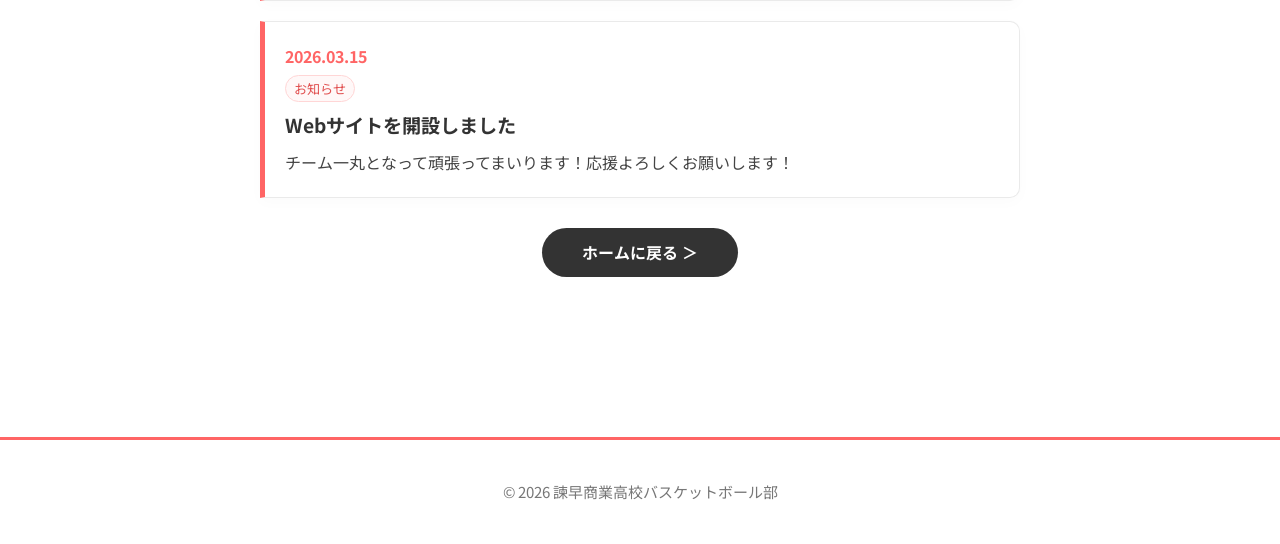
<file: news.html>
<!DOCTYPE html>
<html lang="ja">
<head>
  <meta charset="UTF-8" />
  <meta name="viewport" content="width=device-width, initial-scale=1.0"/>
  <title>ニュース一覧 | 諫早商業高校バスケットボール部</title>

  <link rel="preconnect" href="https://fonts.googleapis.com">
  <link rel="preconnect" href="https://fonts.gstatic.com" crossorigin>
  <link href="https://fonts.googleapis.com/css2?family=Noto+Sans+JP:wght@700;900&display=swap" rel="stylesheet">

 <link rel="stylesheet" href="style.css">
  <link rel="stylesheet" href="news-gallery.css">
</head>
<body>

<!-- ニュース一覧：投稿ルールの説明と、登録済み記事を全件表示します。 -->

  <!-- 共通ヘッダー：ロゴからホームへ戻れます。 -->
  <header>
    <a href="index.html" class="logo-link" aria-label="ホームへ戻る">
      <div class="logo">
        <span class="school-name">諫早商業高等学校</span>
        <span class="club-name">男子バスケットボール部</span>
      </div>
    </a>
    
    <nav>
      <a href="index.html">HOME</a>
      <a href="news.html" class="active-page" aria-current="page">ニュース</a>
      <a href="basketballschedule.html">大会予定</a>
      <a href="sinrosaki.html">進路先</a>
      <a href="isahayashougyounituite.html">諫早商業高校について</a>
    </nav>
  </header>

  <!-- ページ本文：掲載するニュースの種類と、ニュース一覧です。 -->
  <section class="news-page-content" aria-labelledby="news-heading">
    <h1 class="section-title" id="news-heading">NEWS</h1>
    <p class="sub-title">部活動のお知らせ・活動報告</p>

    <div class="news-intro">
      <h2>このページでお知らせすること</h2>
      <p>バスケットボール部の活動を知ってもらうため、次の情報を掲載します。</p>
      <ul>
        <li><strong>大会の予定・結果：</strong>大会名、対戦相手、試合結果、次の試合のお知らせ</li>
        <li><strong>活動報告：</strong>練習試合や日々の練習、遠征などの報告</li>
        <li><strong>部員募集・連絡：</strong>体験入部、見学、行事などの案内</li>
        <li><strong>写真の更新：</strong>大会・練習試合の写真を追加したお知らせ</li>
      </ul>
      <p class="news-intro-note">大会の日程一覧は「大会予定」、写真は「大会写真」にまとめ、ニュースでは更新内容と本文を紹介します。</p>
      <p><a href="gallery.html" class="inline-link">大会写真を見る ＞</a>　<a href="basketballschedule.html" class="inline-link">大会予定を見る ＞</a></p>
    </div>

    <!-- ニュース本文は news-data.js の title / desc などから生成します。 -->
    <ul class="news-list" id="news-container" aria-live="polite">
      <li class="loading-message">ニュースを読み込んでいます…</li>
    </ul>
    <div class="more-link-wrap">
      <a href="index.html" class="more-btn">ホームに戻る ＞</a>
    </div>
  </section>

  <!-- ページ共通のフッターです。 -->
  <footer>
    <p>© 2026 諫早商業高校バスケットボール部</p>
  </footer>

  <!-- news-data.js に手動登録された記事だけを共通スクリプトで表示します。 -->
<script>document.write('<script src="news-data.js?v=' + Date.now() + '"><\/script>');</script>
<script src="news-renderer.js?v=20261020"></script>

</body>
</html>
</file>
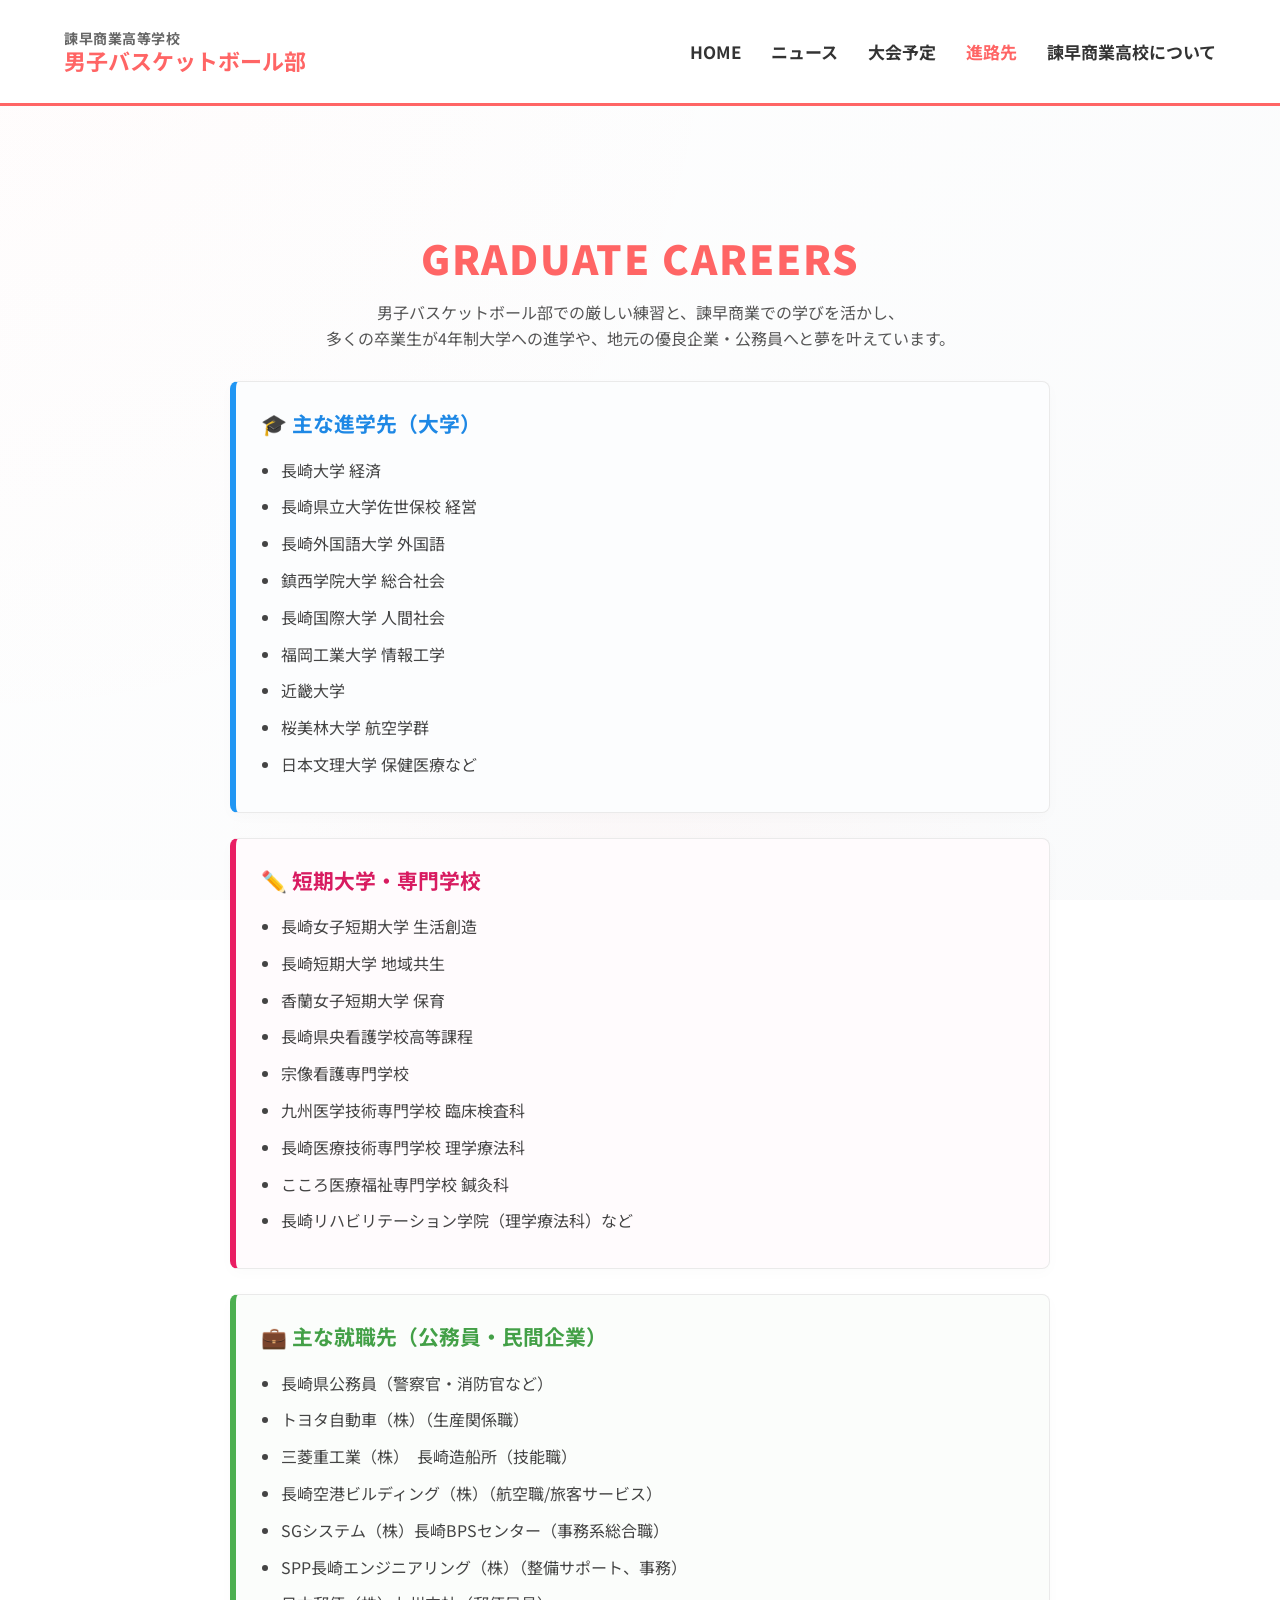
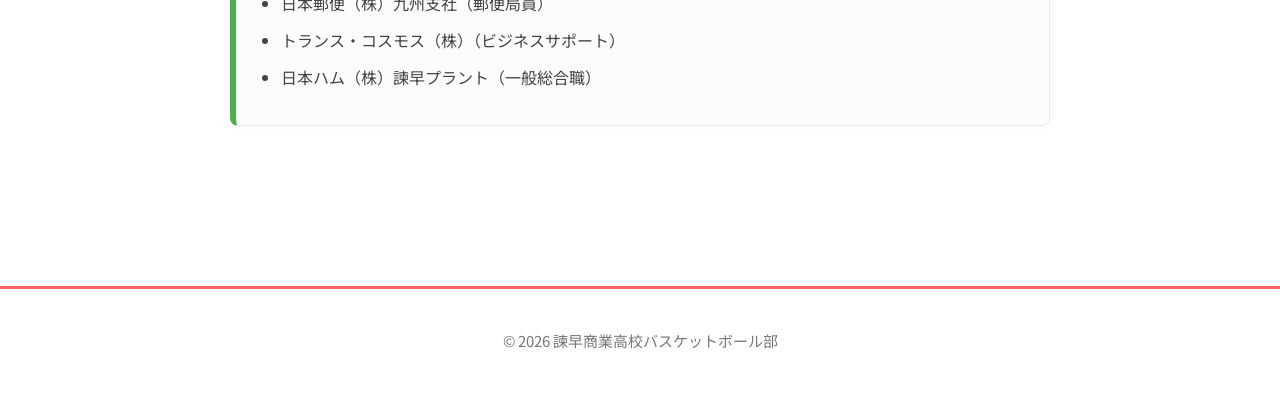
<file: sinrosaki.html>
<!DOCTYPE html>
<html lang="ja">
<head>
  <meta charset="UTF-8" />
  <meta name="viewport" content="width=device-width, initial-scale=1.0"/>
  <title>進路先 | 諫早商業高校バスケットボール部</title>

  <link rel="preconnect" href="https://fonts.googleapis.com">
  <link rel="preconnect" href="https://fonts.gstatic.com" crossorigin>
  <link href="https://fonts.googleapis.com/css2?family=Noto+Sans+JP:wght@700;900&display=swap" rel="stylesheet">

  <!-- 既存の共通スタイルシート -->
  <link rel="stylesheet" href="style.css">

  <!-- 共通CSSは重複して読み込まないようにします -->
</head>
<body>

<!-- 進路先ページ：進学先・専門学校・就職先をカテゴリ別に紹介します。 -->

  <!-- ヘッダー（トップページと完全一致） -->
  <header>
    <a href="index.html" class="logo-link" aria-label="ホームへ戻る">
      <div class="logo">
        <span class="school-name">諫早商業高等学校</span>
        <span class="club-name">男子バスケットボール部</span>
      </div>
    </a>
    
    <nav>
      <a href="index.html">HOME</a>
      <a href="news.html">ニュース</a>
      <a href="basketballschedule.html">大会予定</a>
      <a href="sinrosaki.html" style="color:rgb(255, 101, 101);">進路先</a>
      <a href="isahayashougyounituite.html">諫早商業高校について</a>
    </nav>
  </header>

  <!-- メインコンテンツ領域 -->
  <main style="max-width: 900px; margin: 40px auto; padding: 0 20px;">
    
    <section>
      <!-- トップページのクラス「section-title」を使い回して見た目を統一 -->
      <h2 class="section-title">GRADUATE CAREERS</h2>
      
      <p style="text-align: center; margin-bottom: 30px; color: #555;">
        男子バスケットボール部での厳しい練習と、諫早商業での学びを活かし、<br>
        多くの卒業生が4年制大学への進学や、地元の優良企業・公務員へと夢を叶えています。
      </p>

      <div class="career-container">
        
        <!-- 大学への進学先を一覧表示します。 -->
        <!-- 1. 大学（ブルー） -->
        <div class="career-card card-university">
          <h3>🎓 主な進学先（大学）</h3>
          <ul class="career-list">
            <li>長崎大学 経済</li>
            <li>長崎県立大学佐世保校 経営</li>
            <li>長崎外国語大学 外国語</li>
            <li>鎮西学院大学 総合社会</li>
            <li>長崎国際大学 人間社会</li>
            <li>福岡工業大学 情報工学</li>
            <li>近畿大学 </li> 
            <li>桜美林大学 航空学群</li>  
            <li>日本文理大学 保健医療など</li>
  
          </ul>
        </div>

        <!-- 短期大学・専門学校への進学先を一覧表示します。 -->
        <!-- 2. 短大・専門学校（ピンク） -->
        <div class="career-card card-vocational">
          <h3>✏️ 短期大学・専門学校</h3>
          <ul class="career-list">
            <li>長崎女子短期大学 生活創造 </li>
            <li>長崎短期大学 地域共生 </li>
            <li>香蘭女子短期大学 保育 </li>
            <li>長崎県央看護学校高等課程</li>
            <li>宗像看護専門学校 </li>
            <li>九州医学技術専門学校 臨床検査科 </li>
            <li>長崎医療技術専門学校 理学療法科 </li>
            <li>こころ医療福祉専門学校 鍼灸科 </li>
            <li>長崎リハビリテーション学院（理学療法科）など</li>
          </ul>
        </div>

        <!-- 公務員・民間企業などの就職先を一覧表示します。 -->
        <!-- 3. 就職（グリーン） -->
        <div class="career-card card-employment">
          <h3>💼 主な就職先（公務員・民間企業）</h3>
          <ul class="career-list">
            <li>長崎県公務員（警察官・消防官など）</li>
            <li>トヨタ自動車（株）（生産関係職）</li>
            <li>三菱重工業（株）　長崎造船所（技能職）</li>
            <li>長崎空港ビルディング（株）（航空職/旅客サービス） </li>
            <li>SGシステム（株）長崎BPSセンター（事務系総合職） </li>
            <li>SPP長崎エンジニアリング（株）（整備サポート、事務） </li>
            <li>日本郵便（株）九州支社（郵便局員） </li>
            <li>トランス・コスモス（株）（ビジネスサポート） </li>
            <li>日本ハム（株）諫早プラント（一般総合職） </li>
          </ul>
        </div>

      </div>
    </section>

  </main>

  <!-- どのページにも共通する著作権表示です。 -->
  <!-- フッター（トップページと完全一致） -->
  <footer>
    <p>© 2026 諫早商業高校バスケットボール部</p>
  </footer>

</body>
</html>
</file>
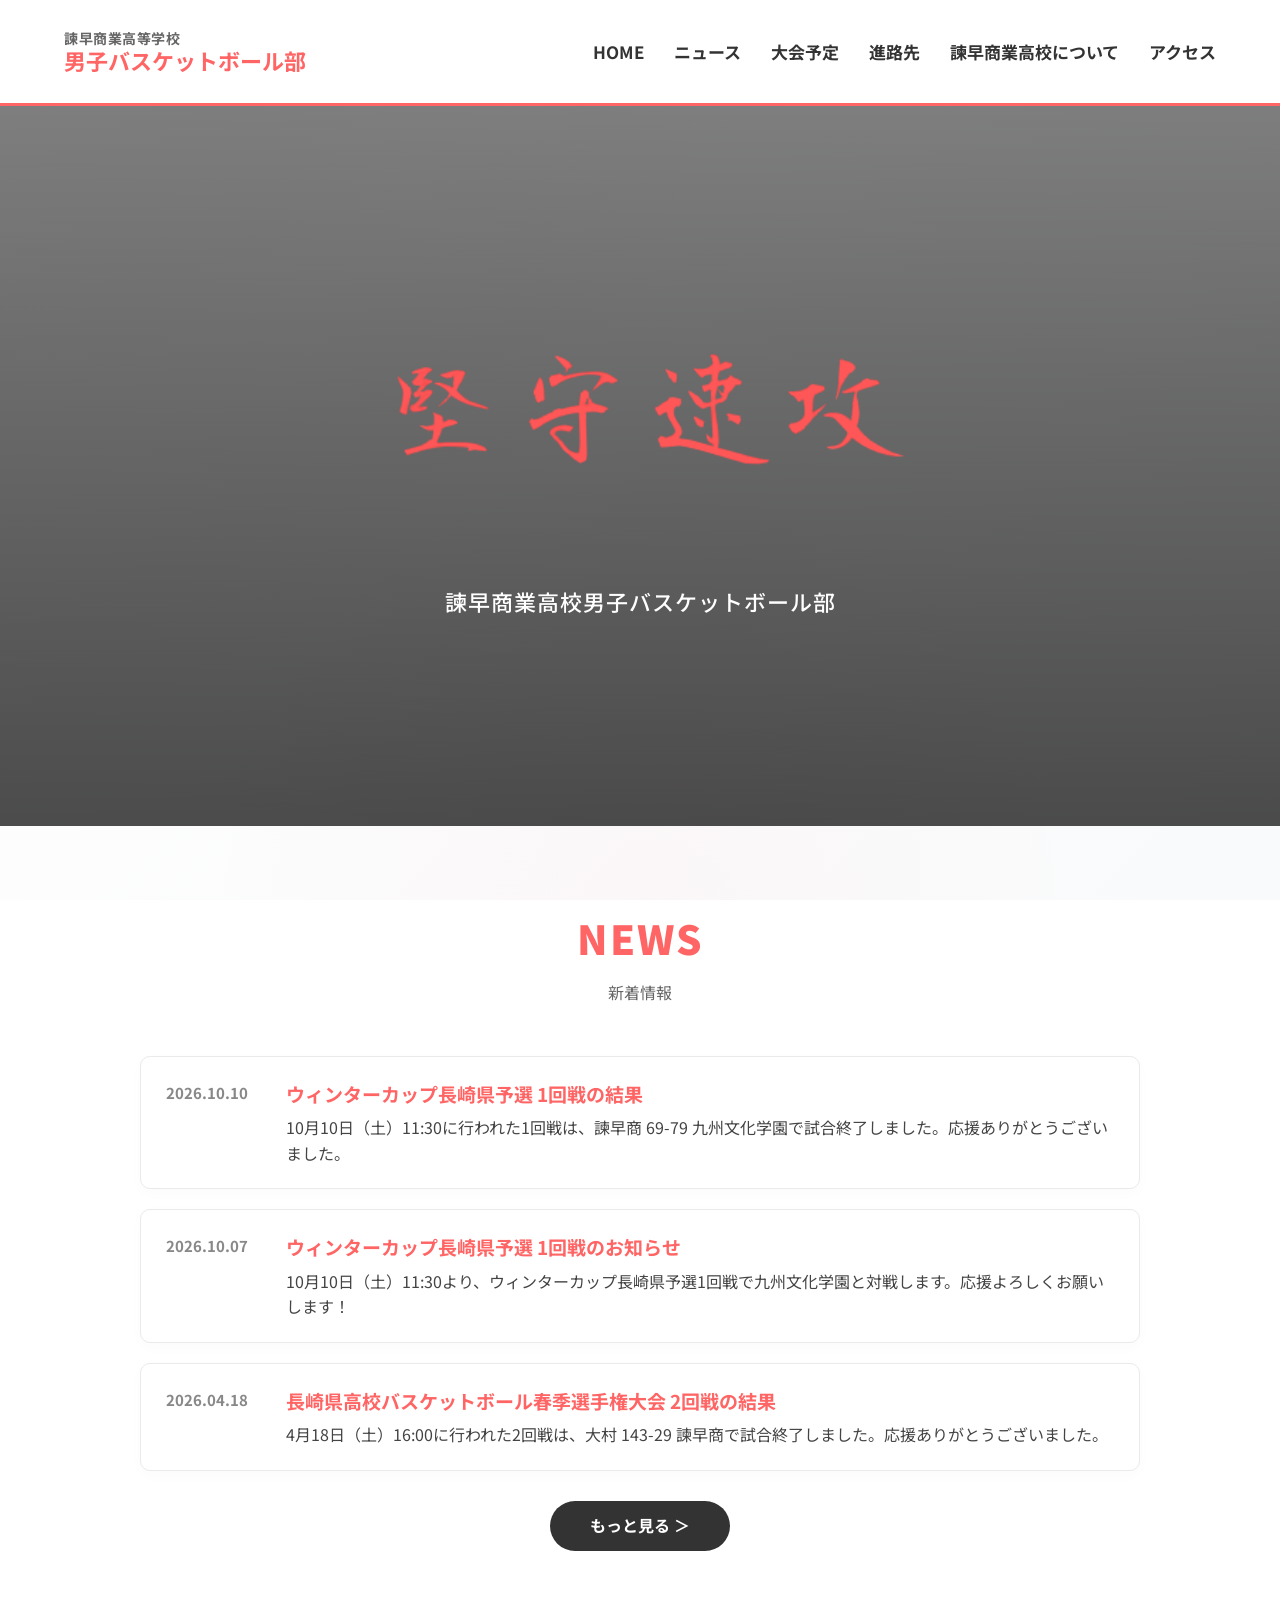
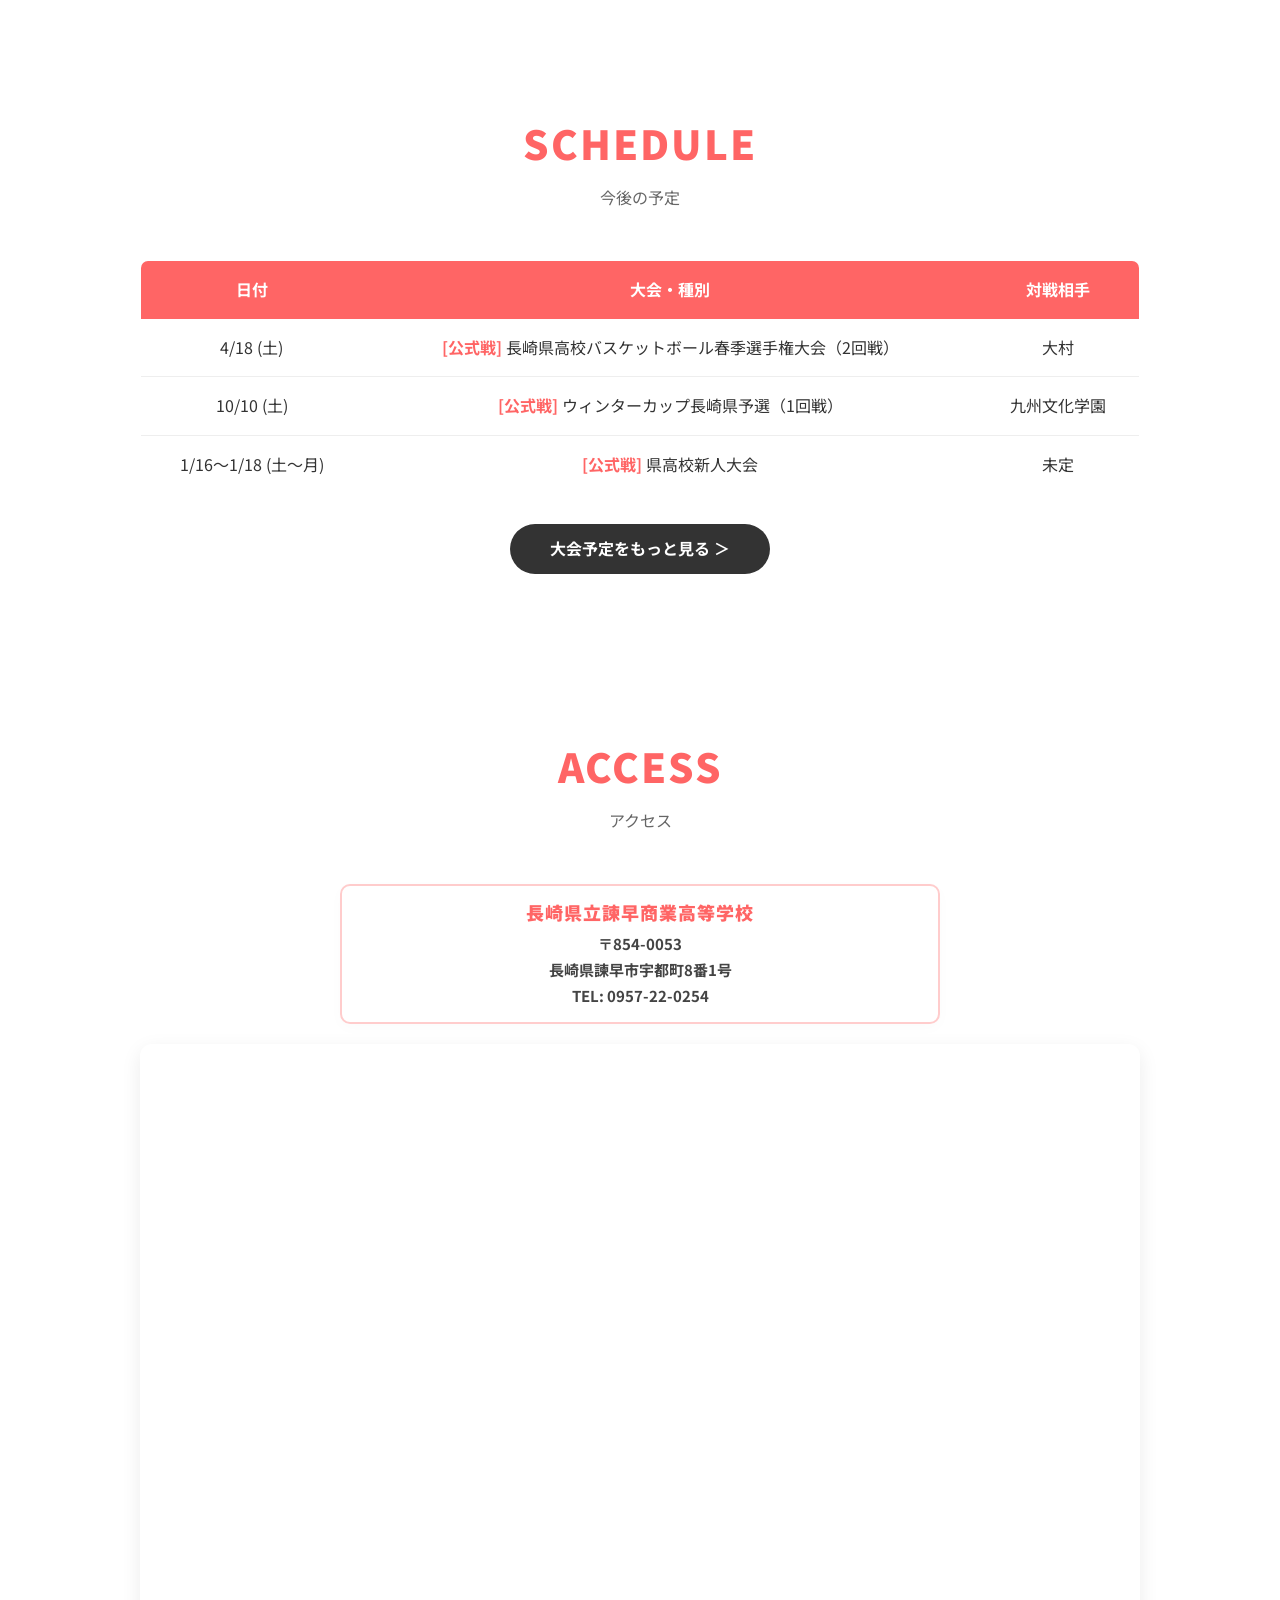
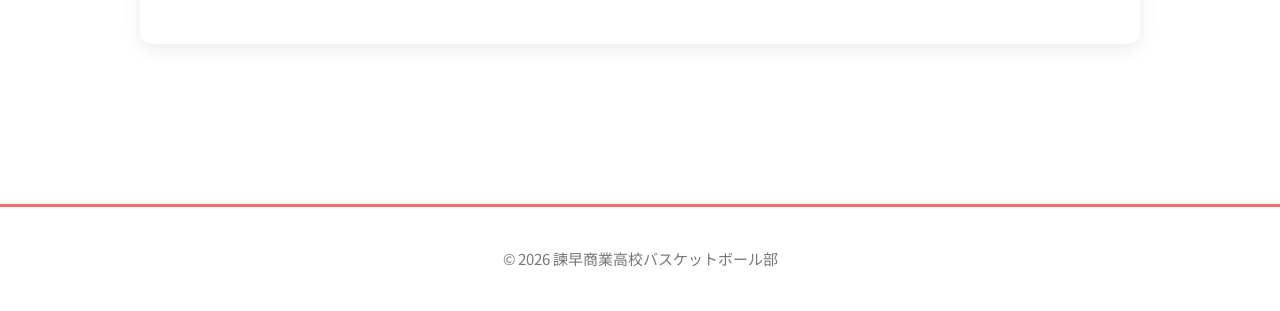
<file: バスケindex.html>
<!DOCTYPE html>
<html lang="ja">
<head>
  <meta charset="UTF-8" />
  <meta name="viewport" content="width=device-width, initial-scale=1.0"/>
  <title>諌早商業高校バスケットボール部</title>

  <link rel="preconnect" href="https://fonts.googleapis.com">
  <link rel="preconnect" href="https://fonts.gstatic.com" crossorigin>
  <link href="https://fonts.googleapis.com/css2?family=Noto+Sans+JP:wght@700;900&display=swap" rel="stylesheet">

  <link rel="stylesheet" href="style.css">
</head>
<body>

  <header>
    <div class="logo">
      <span class="school-name">諫早商業高等学校</span>
      <span class="club-name">男子バスケットボール部</span>
    </div>
    
    <nav>
      <a href="バスケindex.html">HOME</a>
      <a href="news.html">ニュース</a>
      <a href="basketballschedule.html">大会予定</a>
      <a href="sinrosaki.html">進路先</a>
      <a href="isahayashougyounituite.html">諫早商業高校について</a>
      <a href="#access">アクセス</a>
    </nav>
  </header>

<section class="hero">
    <div class="hero-content">
      <h1><img src="img/kenshu.png" alt="堅守速攻" class="hero-logo"></h1>
      <div class="hero-text">
        <p>諫早商業高校男子バスケットボール部</p>
      </div>
    </div>
</section>

<section>
  <h2 class="section-title">NEWS</h2>
  <p class="sub-title">新着情報</p>

  <div class="news-container" id="top-news-list"></div>
  <div class="more-link-wrap">
    <a href="news.html" class="more-btn">もっと見る ＞</a>
  </div>
</section>

<script src="news-data.js"></script>
<script>
  // 最新の3件を切り取って表示する処理
  const topNewsList = document.getElementById("top-news-list");
  
  // news-data.js から最初の3件を取得
  const latestNews = newsData.slice(0, 3);

  latestNews.forEach(item => {
    const card = document.createElement("div");
    card.className = "card";
    card.innerHTML = `
      <span class="news-date">${item.date}</span>
      <div class="card-content">
        <h3>${item.title}</h3>
        <p>${item.desc || ""}</p>
      </div>
    `;
    topNewsList.appendChild(card);
  });
</script>

<section>
    <h2 class="section-title">SCHEDULE</h2>
    <p class="sub-title">今後の予定</p>

    <div class="schedule-table-wrapper">
      <table class="schedule-table">
        <thead>
          <tr>
            <th>日付</th>
            <th>大会・種別</th>
            <th>対戦相手</th>
          </tr>
        </thead>
        <tbody id="top-schedule-list">
          </tbody>
      </table>
    </div>

    <!-- ▼▼▼ ここに「もっと見る」ボタンを追加しました ▼▼▼ -->
    <div class="more-link-wrap">
      <a href="basketballschedule.html" class="more-btn">大会予定をもっと見る ＞</a>
    </div>
    <!-- ▲▲▲▲▲▲▲▲▲▲▲▲▲▲▲▲▲▲▲▲▲▲▲▲▲▲▲▲▲▲ -->
</section>

<script src="schedule-data.js"></script>
<script>
    // schedule-data.jsからデータを取得してテーブルを組み立てる
    const topScheduleList = document.getElementById("top-schedule-list");

    scheduleData.forEach(item => {
      const tr = document.createElement("tr");
      
      // バッジのスタイル（公式戦は赤文字、練習試合は青文字など見やすく調整）
      const badgeClass = item.badgeType === "official-game" ? "color: rgb(255, 101, 101); font-weight: bold;" : "color: #4aa3ff; font-weight: bold;";

      tr.innerHTML = `
        <td>${item.date} (${item.dayOfWeek})</td>
        <td><span style="${badgeClass}">[${item.badgeName}]</span> ${item.title}</td>
        <td>${item.opponent}</td>
      `;
      topScheduleList.appendChild(tr);
    });
</script>

<section id="access">
    <h2 class="section-title">ACCESS</h2>
    <p class="sub-title">アクセス</p>

    <div class="address-box">
      <h3>長崎県立諫早商業高等学校</h3>
      <p class="zip">〒854-0053</p>
      <p class="address">長崎県諫早市宇都町8番1号</p>
      <p class="tel">TEL: 0957-22-0254</p>
    </div>

    <div class="map-wrap">
      <iframe src="https://www.google.com/maps/embed?pb=!1m18!1m12!1m3!1d1675.9515657034412!2d130.0395649679837!3d32.84781639469504!2m3!1f0!2f0!3f0!3m2!1i1024!2i768!4f13.1!3m3!1m2!1s0x3540033435775e51%3A0xff0b2122ed82999e!2z6ZW35bSO55yM56uL6Kur5pep5ZWG5qWt6auY562J5a2m5qCh!5e0!3m2!1sja!2sjp!4v1784007157458!5m2!1sja!2sjp" width="1000" height="600" style="border:0;" allowfullscreen="" loading="lazy" referrerpolicy="strict-origin-when-cross-origin"></iframe>
    </div>
</section>

<footer>
    <p>© 2026 諫早商業高校バスケットボール部</p>
</footer>

</body>
</html>
</file>
<file: style.css>
@charset "UTF-8";
/* 共通スタイル：全ページの色、余白、ヘッダー、カード、スマートフォン表示をまとめています。
   デザインを変更するときは、該当セクションの見出しコメントを探してください。 */

/* =========================================
   全体・共通設定
========================================= */
*{
    margin: 0;
    padding: 0;
    box-sizing: border-box;
    font-family: 'Noto Sans JP', "Yu Gothic", sans-serif;
}
html {
    scroll-behavior: smooth;
}

#access {
    scroll-margin-top: 80px; /* 固定ヘッダーの高さ分だけ上部に余白を確保 */
}
body{
    color: #333;
    line-height: 1.6;
    background-color: #ffffff;
    /* バスケットコートを連想させる背景 */
    background-image: 
        radial-gradient(circle at 50% 100%, rgba(255, 102, 102, 0.03) 0%, rgba(255, 102, 102, 0) 40%),
        radial-gradient(circle at 0% 0%, rgba(255, 102, 102, 0.02) 0%, rgba(255, 102, 102, 0) 50%),
        linear-gradient(135deg, #ffffff 0%, #f9fafb 100%);
    background-attachment: fixed;
}

.container,
.news-container,
.players,
.schedule-table-wrapper {
    width: 100%;
    max-width: 1000px;
    margin: 0 auto;
}

section {
    padding: 80px 20px;
}

.section-title {
    text-align: center;
    color: rgb(255, 101, 101);
    font-size: 40px;
    font-weight: 900;
    letter-spacing: 2px;
    margin-bottom: 10px;
}

.sub-title {
    text-align: center;
    font-size: 16px;
    color: #666;
    margin-bottom: 50px;
}

/* =========================================
   ヘッダー (Header) & ナビゲーション
========================================= */
header{
    display: flex;
    justify-content: space-between;
    align-items: center;
    padding: 20px 5%;
    background: rgba(255, 255, 255, 0.95);
    backdrop-filter: blur(5px);
    border-bottom: 3px solid rgb(255, 101, 101);
    position: sticky;
    top: 0;
    z-index: 100;
}

.logo {
    font-size: 28px;
    font-weight: bold;
    color: rgb(255, 101, 101);
    line-height: 1.2;
}

/* ヘッダーのロゴをホームへのリンクとして表示します（既存の見た目は維持）。 */
.logo-link {
    display: block;
    flex-shrink: 0;
    color: inherit;
    text-decoration: none;
}
.logo-link:focus-visible {
    outline: 3px solid rgb(255, 101, 101);
    outline-offset: 5px;
    border-radius: 3px;
}

.school-name {
    display: block;
    font-size: 14px;
    color: #666;
    letter-spacing: 0.5px;
}

.club-name {
    display: block;
    font-size: 22px;
}

nav{
    display: flex;
    gap: 30px;
    align-items: center;
    padding: 10px 0;
}

nav a{
    display: inline-block;
    padding: 8px 0;
    text-decoration: none;
    color: #333;
    font-weight: 700;
    font-size: 17px;
    transition: 0.3s;
}

nav a:hover,
.active-page{
    color: rgb(255, 101, 101) !important;
}

/* =========================================
   ヒーローエリア (Hero / HOME)
========================================= */
.hero{
    height: 80vh;
    background:
        linear-gradient(rgba(0,0,0,0.5), rgba(0,0,0,0.7)),
        url("https://images.unsplash.com/photo-1546519638-68e109498ffc?q=80&w=1400&auto=format&fit=crop");
    background-size: cover;
    background-position: center;
    display: flex;
    justify-content: center;
    align-items: center;
    text-align: center;
    padding: 20px;
}

.hero-text{
    color: #ffffff;
    max-width: 800px;
}

.hero-content h1{
    margin-bottom: 25px;
}

.hero-logo {
    max-width: 100%;  
    width: 680px;     
    height: auto;     
}

.hero-content p{
    font-size: 22px;
    margin-bottom: 35px;
    font-weight: 500;
    letter-spacing: 1px;
}

/* =========================================
   トップページ用 ニュースカード
========================================= */
.news-container {
    display: flex;
    flex-direction: column; 
    gap: 20px;              
}

.card {
    background: #ffffff;
    padding: 22px 25px;
    border-radius: 10px;
    border: 1px solid #eaeaea; 
    display: flex;             
    align-items: flex-start;
    transition: 0.3s cubic-bezier(0.25, 1, 0.5, 1);
    box-shadow: 0 4px 15px rgba(0, 0, 0, 0.02);
}

.card:hover {
    transform: translateX(5px); 
    box-shadow: 0 6px 20px rgba(0,0,0,0.06);
}

.news-date {
    font-size: 15px;
    color: #888;
    font-weight: 700;
    min-width: 120px; 
    padding-top: 2px;
}

.card-content { flex: 1; }
.card-content h3 {
    color: rgb(255, 101, 101);
    margin-bottom: 6px;
    font-size: 19px;
    font-weight: 700;
}
.card-content p {
    color: #444;
    font-size: 16px;
    margin: 0;
}

/* =========================================
   ニュース詳細ページ用 (news.html)
========================================= */
.news-page-content {
    max-width: 800px;
    margin: 0 auto;
    min-height: 70vh;
}

.news-list {
    list-style: none;
    padding: 0;
    margin-top: 20px;
}

.news-list li {
    background: #ffffff;
    box-shadow: 0 4px 15px rgba(0, 0, 0, 0.02);
    border: 1px solid #eaeaea;
    border-left: 5px solid rgb(255, 101, 101);
    padding: 20px;
    margin-bottom: 20px;
    border-radius: 0 10px 10px 0;
    opacity: 0;
    transform: translateY(30px);
    animation: fadeInUp 0.8s ease-out forwards;
}

@keyframes fadeInUp {
    from { opacity: 0; transform: translateY(30px); }
    to { opacity: 1; transform: translateY(0); }
}

.news-list .news-date {
    font-weight: bold;
    color: rgb(255, 101, 101);
    font-size: 16px;
    margin-bottom: 5px;
}

.news-list a {
    text-decoration: none;
    color: #333;
    font-weight: bold;
    font-size: 20px;
    transition: 0.3s;
    display: inline-block;
}

.news-list a:hover {
    color: rgb(255, 101, 101);
    padding-left: 5px;
}

/* =========================================
   スケジュール＆カレンダー (basketballschedule.html)
========================================= */
.schedule-list {
    display: flex;
    flex-direction: column;
    gap: 22px;
}

.schedule-card, 
.calendar-section {
    background: #ffffff;
    padding: 25px;
    border-radius: 10px;
    box-shadow: 0 4px 15px rgba(0, 0, 0, 0.02); 
    border: 1px solid #eaeaea;
    opacity: 0;
    transform: translateY(30px);
    transition: opacity 0.8s cubic-bezier(0.25, 1, 0.5, 1), transform 0.8s cubic-bezier(0.25, 1, 0.5, 1);
}

.schedule-card {
    border-left: 5px solid #ff6666;
    scroll-margin-top: 120px; 
    transition: background-color 0.5s ease, opacity 0.8s, transform 0.8s;
}

.schedule-card.highlight-flash {
    background-color: #fff0f0;
    border-color: #ff3333;
    box-shadow: 0 4px 20px rgba(255, 102, 102, 0.15);
}

.is-show {
    opacity: 1;
    transform: translateY(0);
}

.card-header {
    display: flex;
    align-items: center;
    gap: 15px;
    margin-bottom: 12px;
}

.schedule-date {
    color: #ff6666;
    font-size: 20px;
    font-weight: 700;
}
.schedule-date span { font-size: 15px; margin-left: 2px; }

.badge {
    color: white;
    padding: 4px 10px;
    border-radius: 4px;
    font-size: 13px;
    font-weight: bold;
}
.official-game { background: #ff6666; }
.practice-game { background: #4aa3ff; }

.schedule-name {
    font-size: 22px;
    margin-bottom: 15px;
    font-weight: 700;
}

.schedule-detail dl {
    display: grid;
    grid-template-columns: 90px auto;
    row-gap: 8px;
    font-size: 16px;
}
.schedule-detail dt { font-weight: bold; color: #666; }
.schedule-comment { margin-top: 15px; color: #555; font-size: 15px; }

/* 簡易テーブル版スケジュール */
.schedule-table-wrapper { overflow-x: auto; }
.schedule-table {
    width: 100%;
    border-collapse: collapse;
    background: #fff;
    border-radius: 8px;
    overflow: hidden;
    border: 1px solid #eaeaea;
}
.schedule-table th, .schedule-table td {
    padding: 16px;
    text-align: center;
    font-size: 16px;
}
.schedule-table th {
    background: rgb(255, 101, 101);
    color: #ffffff;
    font-weight: bold;
}
.schedule-table td { border-bottom: 1px solid #eee; }

/* カレンダー機能 */
.calendar-section { margin-top: 50px; border-top: 5px solid #ff6666; }
.calendar-header { display: flex; justify-content: space-between; align-items: center; margin-bottom: 25px; }
.calendar-title { font-size: 24px; color: #333; font-weight: 700; }
.calendar-btn {
    background: #ffffff; color: #ff6666; border: 1px solid #ffcccc;
    padding: 9px 18px; font-size: 14px; font-weight: 700; border-radius: 30px;
    cursor: pointer; display: flex; align-items: center; gap: 6px; transition: 0.2s;
}
.calendar-btn:hover { background: #ff6666; color: #ffffff; border-color: #ff6666; }

.calendar-slider-container { width: 100%; position: relative; overflow: hidden; }
.calendar-slider-track { display: flex; width: 300%; transform: translateX(-33.3333%); }
.is-animating { transition: transform 0.4s cubic-bezier(0.4, 0, 0.2, 1); }
.calendar-wrapper { width: 33.3333%; flex-shrink: 0; padding: 0 5px; }

.calendar-table { width: 100%; border-collapse: collapse; table-layout: fixed; }
.calendar-table th { padding: 12px 0; background: #f7f7f7; font-weight: 700; color: #333; font-size: 14px; }
.calendar-table th:first-child, .calendar-table td:first-child { color: #ff6666; } 
.calendar-table th:last-child, .calendar-table td:last-child { color: #4aa3ff; }  
.calendar-table td { padding: 8px 4px; border-bottom: 1px solid #eee; font-weight: 500; height: 95px; vertical-align: top; position: relative; }

.day-num { display: block; font-size: 15px; margin-bottom: 5px; }
.event-wrapper { position: absolute; bottom: 8px; left: 4px; right: 4px; }
.event-dot {
    display: block; padding: 3px 4px; font-size: 12px; color: #fff;
    border-radius: 3px; font-weight: bold; white-space: nowrap; overflow: hidden;
    text-overflow: ellipsis; cursor: pointer; border: none; width: 100%; text-align: center; transition: 0.2s;
}
.event-dot:hover { transform: scale(1.03); }
.event-dot.official { background: #ff6666; }
.event-dot.practice { background: #4aa3ff; }
.other-month { color: #ccc !important; }


/* =========================================
   学校について (isahayashougyounituite.html)
========================================= */
.about-section {
    background: #ffffff;
    padding: 40px;
    border-radius: 10px;
    box-shadow: 0 4px 15px rgba(0, 0, 0, 0.02);
    margin-bottom: 40px;
    border-left: 5px solid #ff6666;
    border-top: 1px solid #eaeaea;
    border-right: 1px solid #eaeaea;
    border-bottom: 1px solid #eaeaea;
}

.about-section h3 {
    font-size: 24px;
    color: #333;
    margin-bottom: 20px;
    border-bottom: 2px solid #fff0f0;
    padding-bottom: 8px;
}

.about-text {
    font-size: 16px;
    line-height: 1.8;
    color: #444;
    margin-bottom: 20px;
}

.grid-container {
    display: grid;
    grid-template-columns: repeat(auto-fit, minmax(250px, 1fr));
    gap: 20px;
    margin-top: 20px;
}

.grid-item {
    background: #f9fafb;
    padding: 20px;
    border-radius: 8px;
    border: 1px solid #eee;
}

.grid-item h4 {
    color: #ff6666;
    font-size: 18px;
    margin-bottom: 10px;
}

/* =========================================
   進路先ページ (sinrosaki.html)
========================================= */
.career-container {
    display: flex;
    flex-direction: column;
    gap: 25px;
    margin-top: 20px;
    max-width: 900px;
    margin-left: auto;
    margin-right: auto;
}

.career-card {
    padding: 25px;
    border-radius: 8px;
    box-shadow: 0 4px 15px rgba(0,0,0,0.02);
    border: 1px solid #eaeaea;
}

.career-card h3 {
    margin: 0 0 15px 0;
    font-size: 1.3rem;
    display: flex;
    align-items: center;
    gap: 8px;
}

.career-list {
    margin: 0;
    padding-left: 20px;
    line-height: 1.8;
    font-size: 1rem;
    color: #444;
}
.career-list li { margin-bottom: 8px; }

/* 進路先の色分け */
.card-university { background-color: #fcfdfe; border-left: 6px solid #2196f3; }
.card-university h3 { color: #1e88e5; }
.card-vocational { background-color: #fffbfd; border-left: 6px solid #e91e63; }
.card-vocational h3 { color: #d81b60; }
.card-employment { background-color: #fbfdfb; border-left: 6px solid #4caf50; }
.card-employment h3 { color: #43a047; }


/* =========================================
   フッター (Footer)
========================================= */
footer{
    margin-top: 80px;
    text-align: center;
    padding: 40px 20px;
    background: #ffffff;
    border-top: 3px solid rgb(255, 101, 101);
    color: #777;
    font-size: 15px;
} 

/* =========================================
   レスポンシブ (スマホ表示)
========================================= */
@media(max-width:768px){
    header{ flex-direction: column; padding: 15px 20px; }
    nav{ margin-top: 15px; gap: 15px; flex-wrap: wrap; justify-content: center; padding: 5px 0; }
    nav a{ font-size: 16px; padding: 5px 0; }
    
    .hero { height: 60vh; }
    .hero-logo { width: 95%; }
    .hero-content p{ font-size: 18px; margin-bottom: 25px; }

    section { padding: 60px 20px; }
    .section-title { font-size: 32px; }
    .sub-title { margin-bottom: 40px; }

    /* 各種カードの縦並び・余白調整 */
    .card { flex-direction: column; gap: 8px; padding: 15px; }
    .news-date { min-width: auto; font-size: 14px; }
    .card-content h3 { font-size: 18px; }
    .card-content p { font-size: 15px; }

    .about-section { padding: 25px 20px; }

    /* カレンダー縮小 */
    .calendar-table td { height: 80px; }
    .day-num { font-size: 13px; }
    .event-dot { font-size: 10px; padding: 2px; }
}
/* =========================================
   アクセス（住所枠 ＆ マップ中央寄せ）
========================================= */
/* 住所を表示するデザイン枠 */
.address-box {
    max-width: 600px;
    margin: 0 auto 20px;     /* 下の余白を 30px から 20px に少し縮小 */
    padding: 12px 20px;      /* 上下パディングを 25px から 12px に縮小 */
    background: #ffffff;
    border: 2px solid #ffcccc;
    border-radius: 10px;
    box-shadow: 0 4px 15px rgba(0, 0, 0, 0.02);
    text-align: center;
}

.address-box h3 {
    color: rgb(255, 101, 101);
    font-size: 18px;          /* フォントサイズを微調整 */
    font-weight: 900;
    margin-bottom: 6px;       /* 下余白を 12px から 6px に縮小 */
    letter-spacing: 1px;
}

.address-box p {
    font-size: 15px;
    color: #444;
    margin-bottom: 2px;       /* 行間を詰めるため 2px に変更 */
    font-weight: 700;
}



/* マップを真ん中に寄せるスタイル */
.map-wrap {
    display: flex;
    justify-content: center; /* 横方向の中央に配置 */
    width: 100%;
    margin: 0 auto;
    padding: 0 10px;         /* スマホで見たときに画面端にぴったりくっつかないよう余白を確保 */
}

.map-wrap iframe {
    width: 100%;
    max-width: 1000px;        /* 住所枠と同じ最大横幅に設定 */
    height: 600px;
    border: 0;
    border-radius: 12px;     /* 角を少し丸くして柔らかい印象に */
    box-shadow: 0 6px 20px rgba(0, 0, 0, 0.08); /* 軽い影をつけてオシャレに浮き立たせる */
    transition: 0.3s;
}

/* レスポンシブ (スマホ表示の微調整) */
@media(max-width:768px){
    .address-box {
        padding: 20px 15px;
        margin-bottom: 20px;
    }
    .address-box h3 {
        font-size: 18px;
    }
    .address-box p {
        font-size: 14px;
    }
    .map-wrap iframe {
        height: 300px;       /* スマホ画面に合わせてマップの高さを少し低く調整 */
    }
}
/* 「もっと見る」ボタンのコンテナ（中央揃え用） */
.more-link-wrap {
  text-align: center;
  margin-top: 30px; /* ニュース一覧との余白 */
}

/* ボタン本体のデザイン */
.more-btn {
  display: inline-block;
  padding: 12px 40px;
  background-color: #333;     /* ボタンの背景色（お好みで変更可） */
  color: #fff;                /* 文字色 */
  text-decoration: none;
  font-weight: bold;
  border-radius: 30px;        /* 丸みのあるボタンにする場合 */
  transition: background-color 0.3s ease, transform 0.2s ease;
}

/* マウスを乗せたとき（ホバー時）の動き */
.more-btn:hover {
  background-color: rgb(255, 101, 101); /* ホバー時にテーマカラー等へ変化 */
  transform: translateY(-2px);           /* わずかに上に浮き上がる演出 */
}
</file>
<file: news-gallery.css>
/* style.css に追加する、ニュースと写真ページ専用のスタイルです。 */

/* ニュース・大会写真ページの追加スタイル（既存デザインに合わせた配色） */
.news-intro {
  max-width: 800px;
  margin: 0 auto 32px;
  padding: 24px 28px;
  border: 1px solid #eaeaea;
  border-left: 5px solid rgb(255, 101, 101);
  border-radius: 0 10px 10px 0;
  background: #fff;
  box-shadow: 0 4px 15px rgba(0, 0, 0, 0.02);
}
.news-intro h2 { font-size: 1.25rem; margin-bottom: 10px; color: #333; }
.news-intro p { color: #444; margin: 8px 0; }
.news-intro ul { padding-left: 1.4em; color: #444; margin: 12px 0; }
.news-intro li { margin: 7px 0; }
.news-intro-note { color: #666 !important; font-size: 0.92rem; }
.inline-link { color: rgb(255, 101, 101); font-weight: 700; text-decoration: none; }
.inline-link:hover { text-decoration: underline; }

/* ニュースの分類ラベル・本文・空データ表示に関するスタイル */
.news-category {
  display: inline-block;
  width: fit-content;
  padding: 2px 8px;
  margin: 0 0 7px;
  border: 1px solid #ffd6d6;
  border-radius: 20px;
  color: rgb(225, 80, 80);
  background: #fff8f8;
  font-size: 0.82rem;
  line-height: 1.6;
}
.news-list .news-category { margin-bottom: 7px; }
.news-list .news-list-title {
  color: #333;
  font-size: 1.2rem;
  line-height: 1.5;
  margin: 2px 0 8px;
}
.news-list .news-description { color: #444; margin: 0; line-height: 1.8; }
.news-empty {
  color: #666;
  text-align: center;
  padding: 20px;
  background: #fff;
  border: 1px solid #eaeaea;
  border-radius: 8px;
  list-style: none;
}
.loading-message { color: #777; text-align: center; padding: 18px; }

/* 大会写真一覧の説明文、写真カード、グリッド配置のスタイル */
.gallery-intro {
  max-width: 900px;
  margin: -24px auto 28px;
  text-align: center;
  color: #555;
}
.gallery-grid {
  width: 100%;
  max-width: 1000px;
  margin: 0 auto;
  display: grid;
  grid-template-columns: repeat(3, minmax(0, 1fr));
  gap: 20px;
}
.gallery-card {
  min-width: 0;
  overflow: hidden;
  background: #fff;
  border: 1px solid #eaeaea;
  border-radius: 10px;
  box-shadow: 0 4px 15px rgba(0, 0, 0, 0.03);
}
.gallery-image {
  display: block;
  width: 100%;
  aspect-ratio: 4 / 3;
  object-fit: cover;
  background: #f6f6f6;
}
.gallery-image-error { object-fit: contain; padding: 16px; }
.gallery-card-body { padding: 16px 18px 18px; }
.gallery-card-title { font-size: 1.05rem; line-height: 1.5; margin-bottom: 6px; color: rgb(255, 101, 101); }
.gallery-card-date { color: #888; font-size: 0.9rem; margin-bottom: 6px; }
.gallery-card-description { color: #444; font-size: 0.95rem; }
.gallery-empty {
  grid-column: 1 / -1;
  text-align: center;
  color: #666;
  padding: 28px 20px;
  border: 1px dashed #ddd;
  border-radius: 10px;
  background: rgba(255,255,255,0.8);
}
.home-gallery-grid { max-width: 1000px; }
.schedule-inline-badge { font-weight: 700; }
.schedule-inline-badge.official { color: rgb(255, 101, 101); }
.schedule-inline-badge.practice { color: #4aa3ff; }

/* 画面幅に応じて写真カードの列数と余白を調整します。 */
@media (max-width: 800px) {
  .gallery-grid { grid-template-columns: repeat(2, minmax(0, 1fr)); gap: 14px; }
}
@media (max-width: 560px) {
  .news-intro { padding: 18px; }
  .gallery-grid { grid-template-columns: 1fr; }
  .card { flex-direction: column; gap: 6px; padding: 18px; }
  .news-date { min-width: 0; }
  .news-list .news-list-title { font-size: 1.08rem; }
}
</file>
